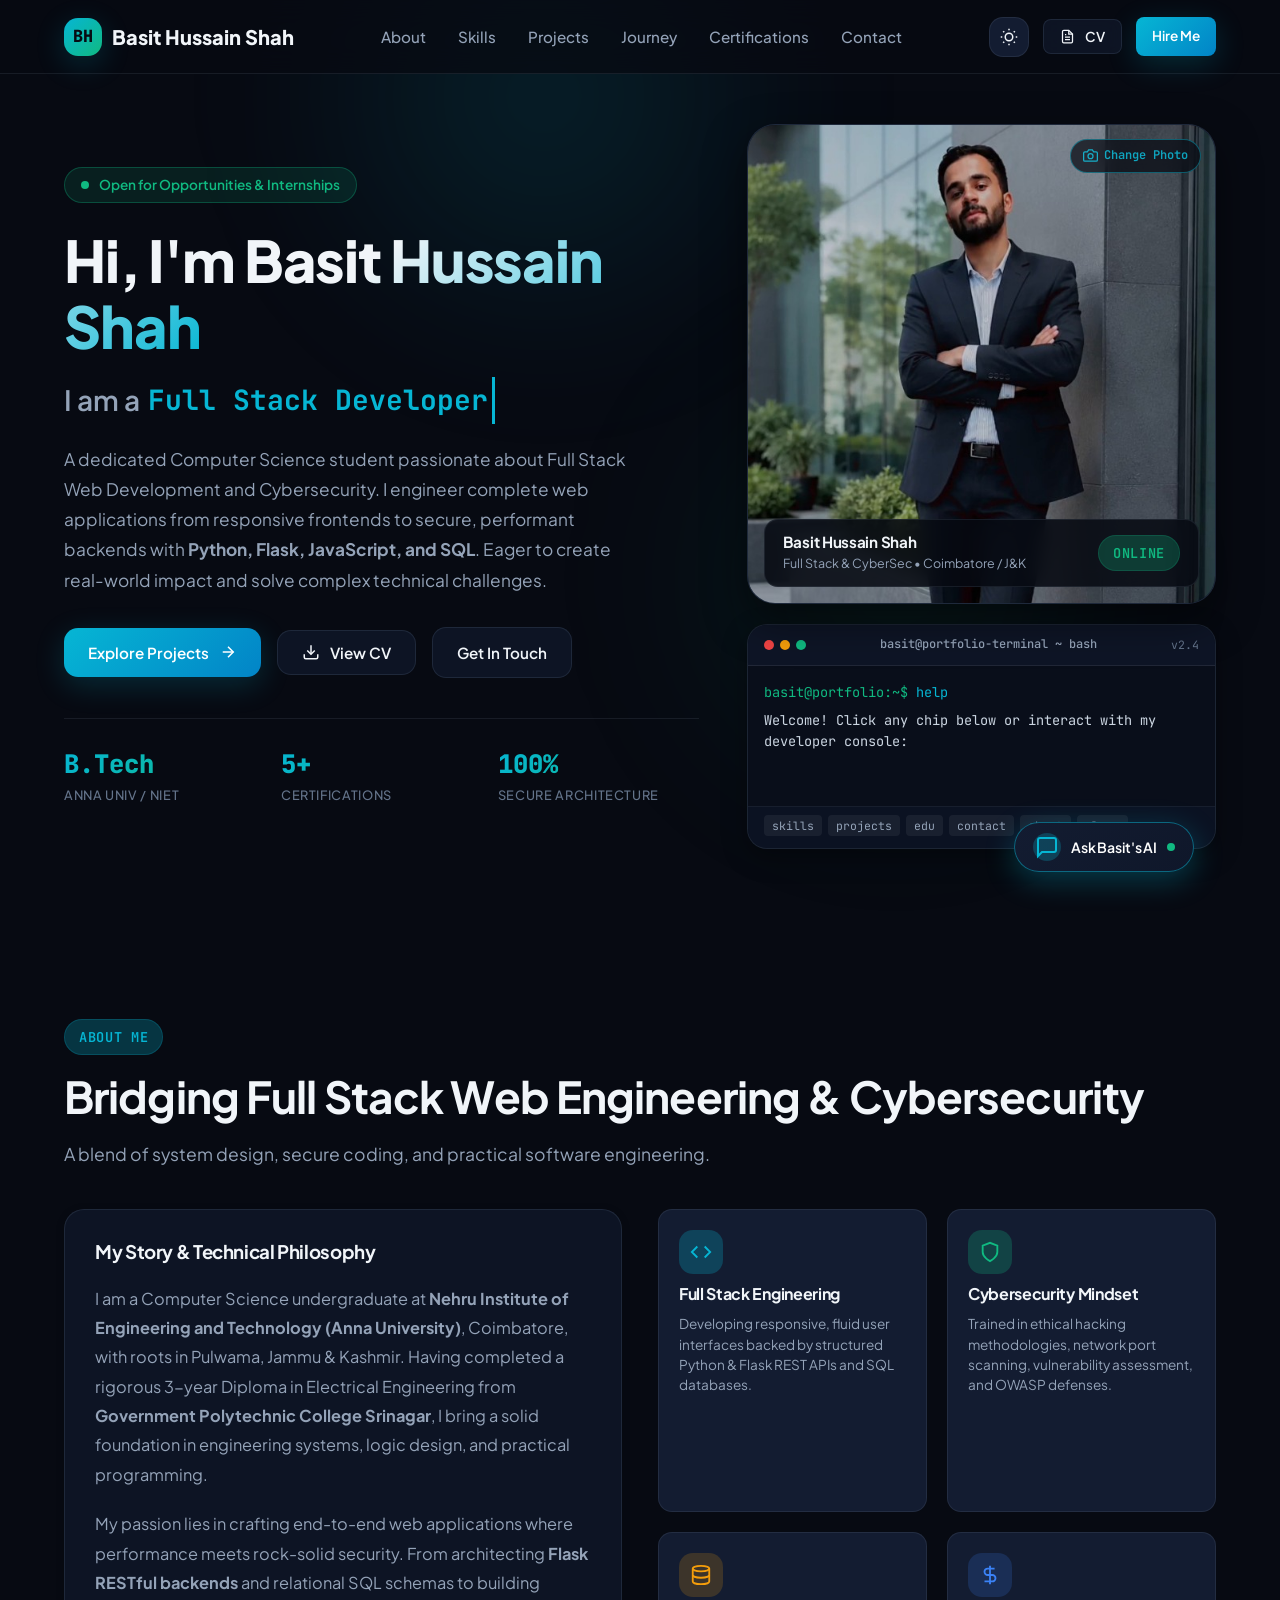
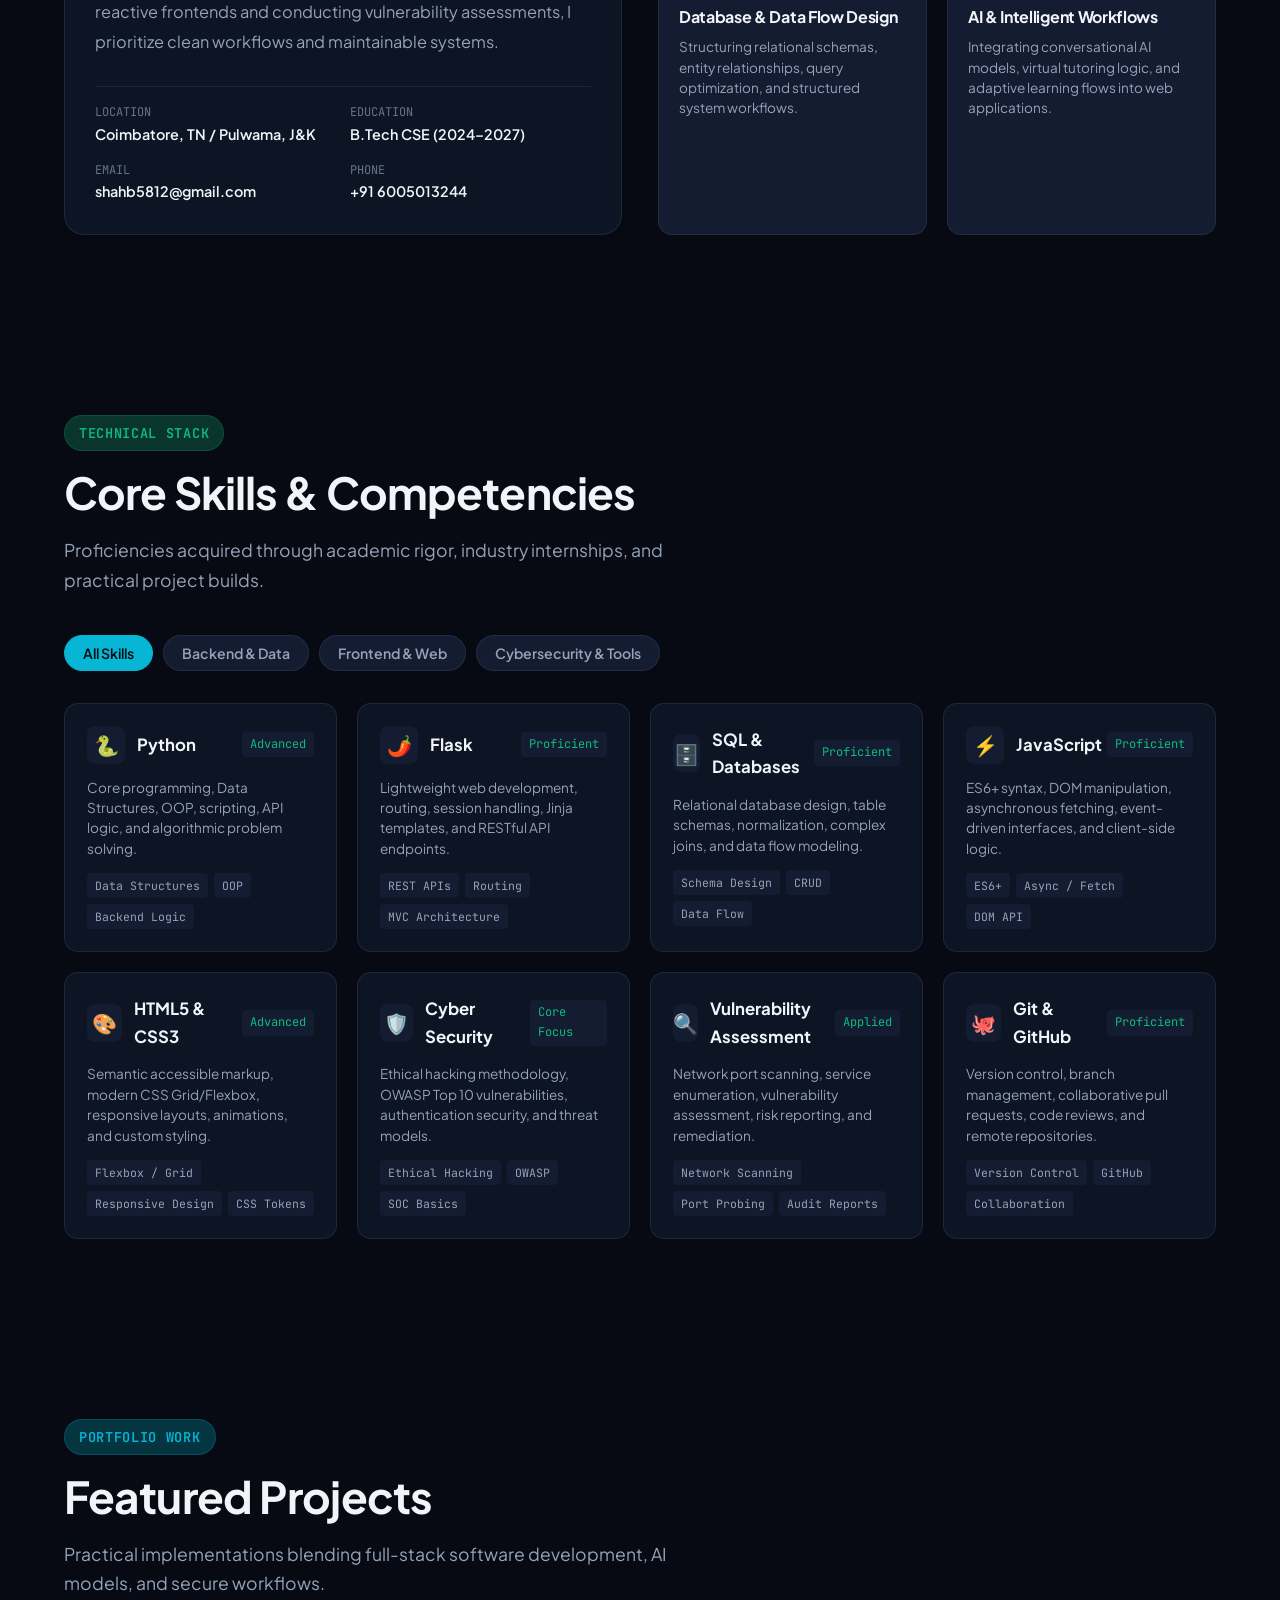
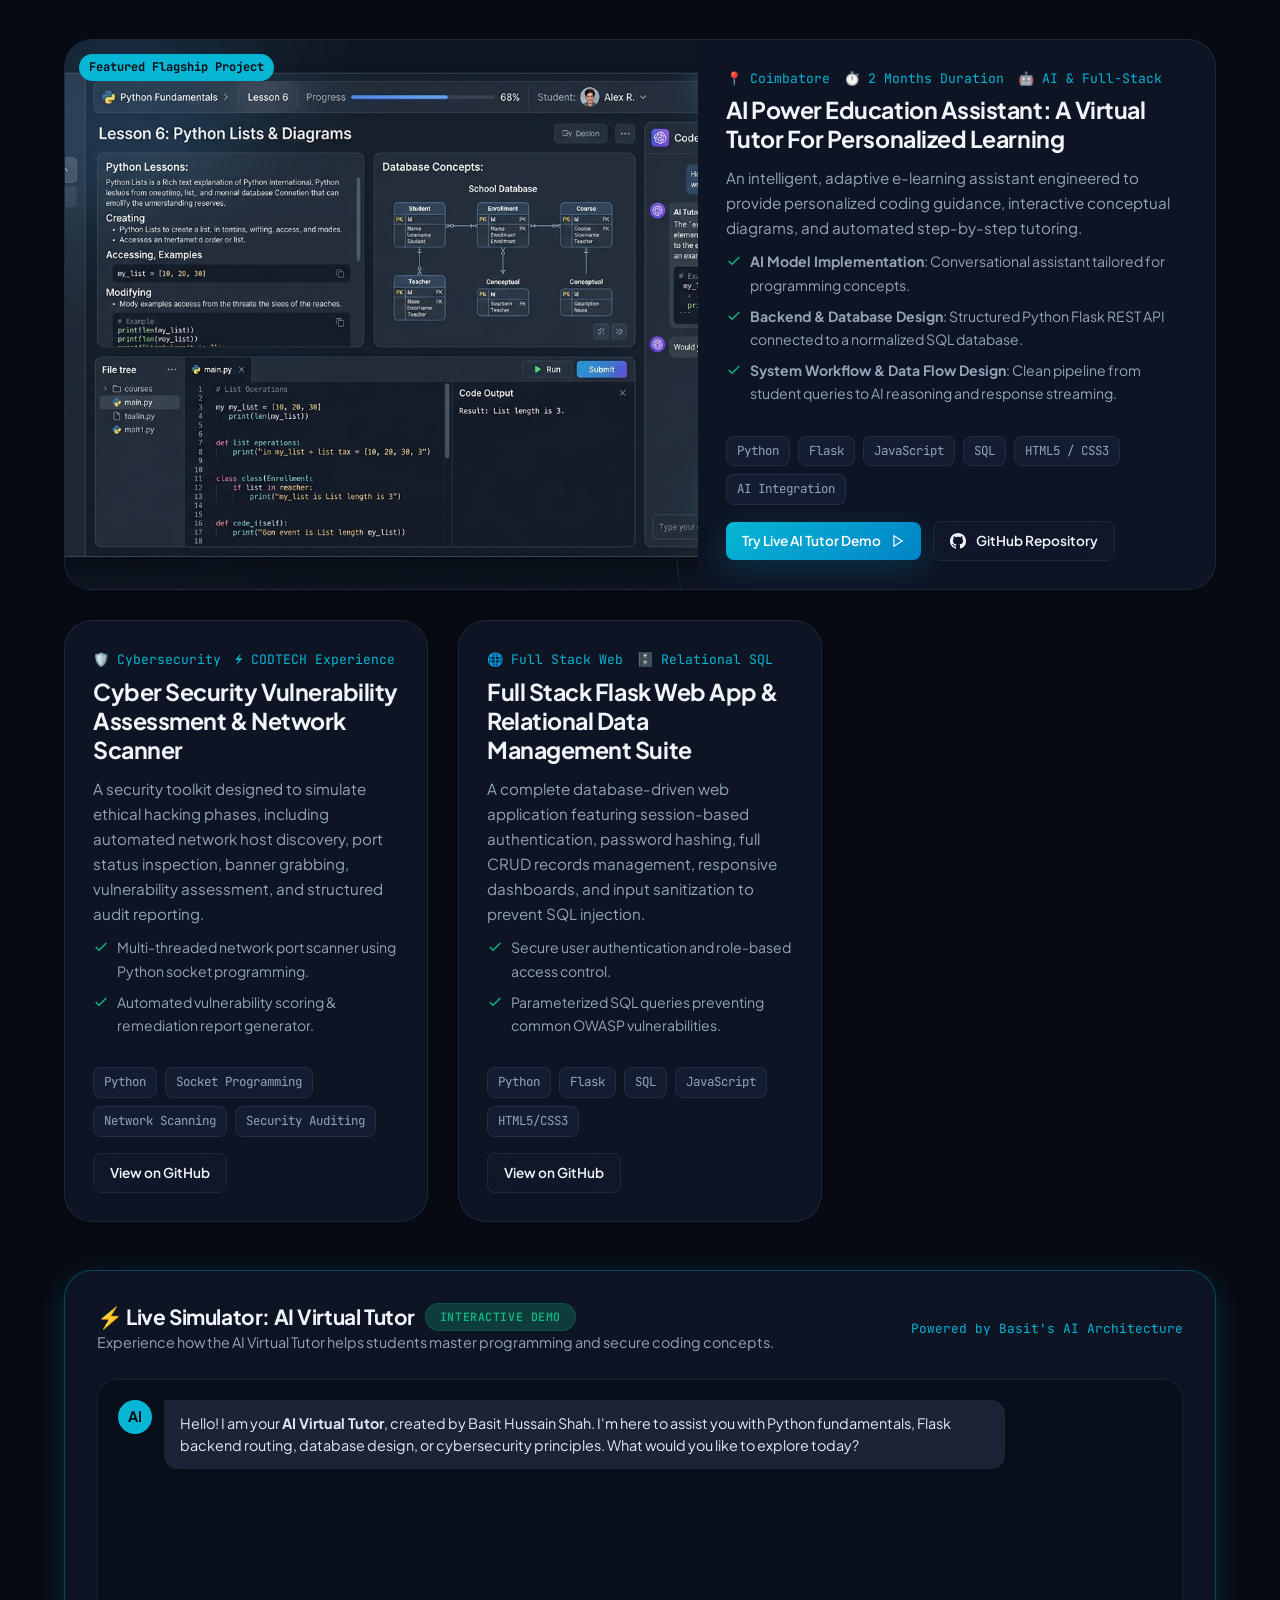
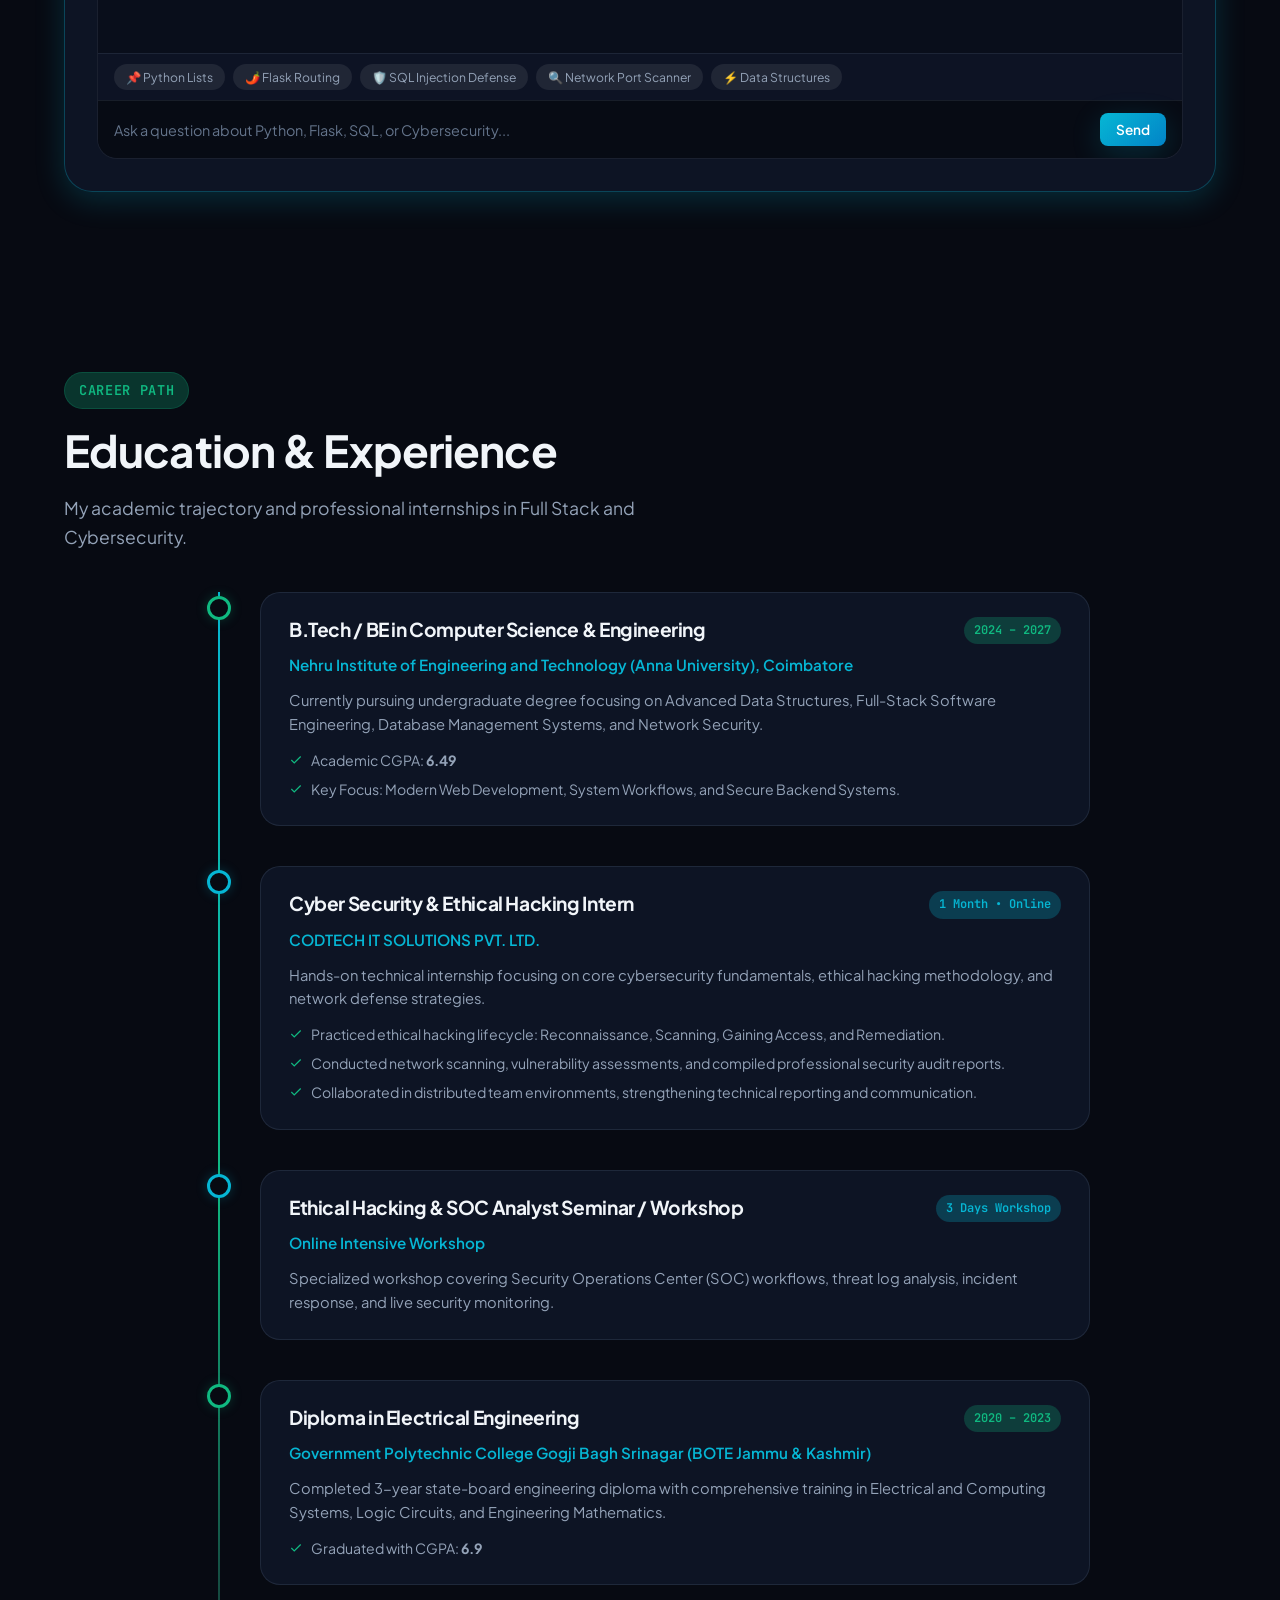
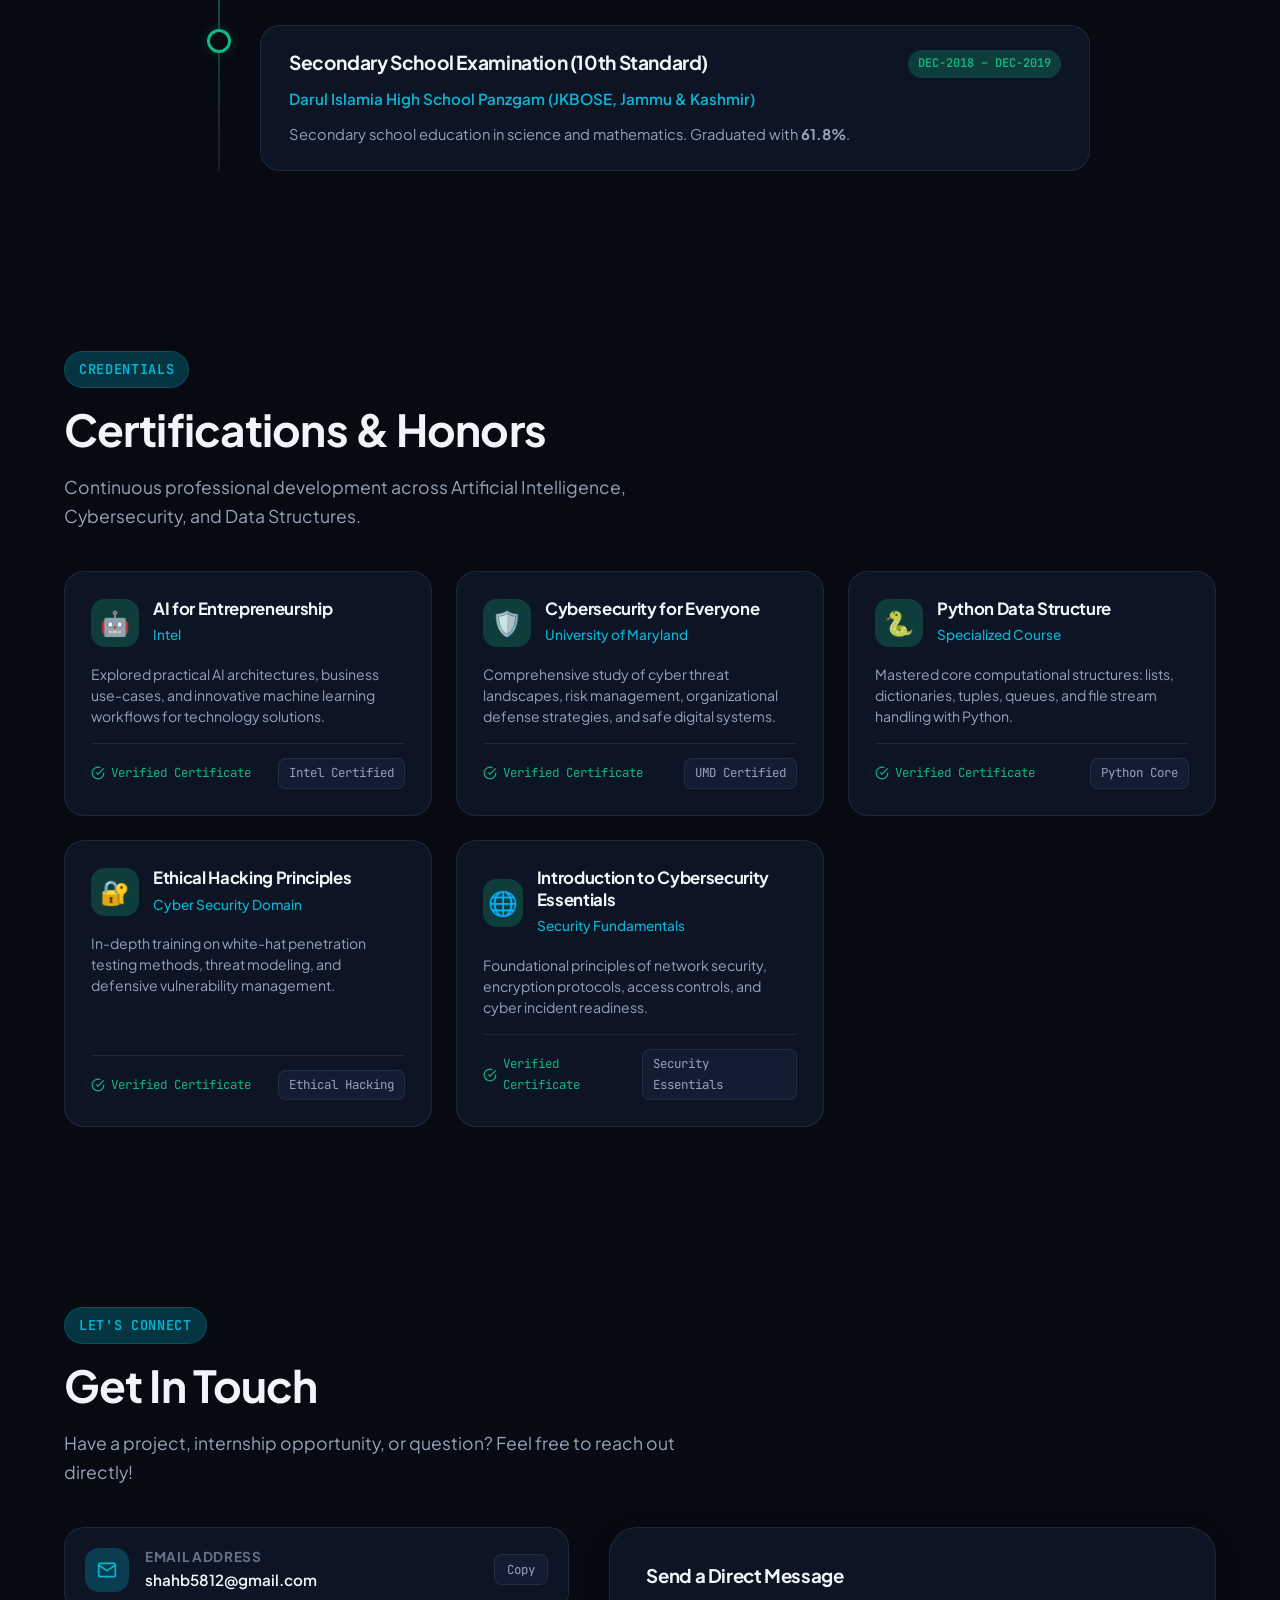
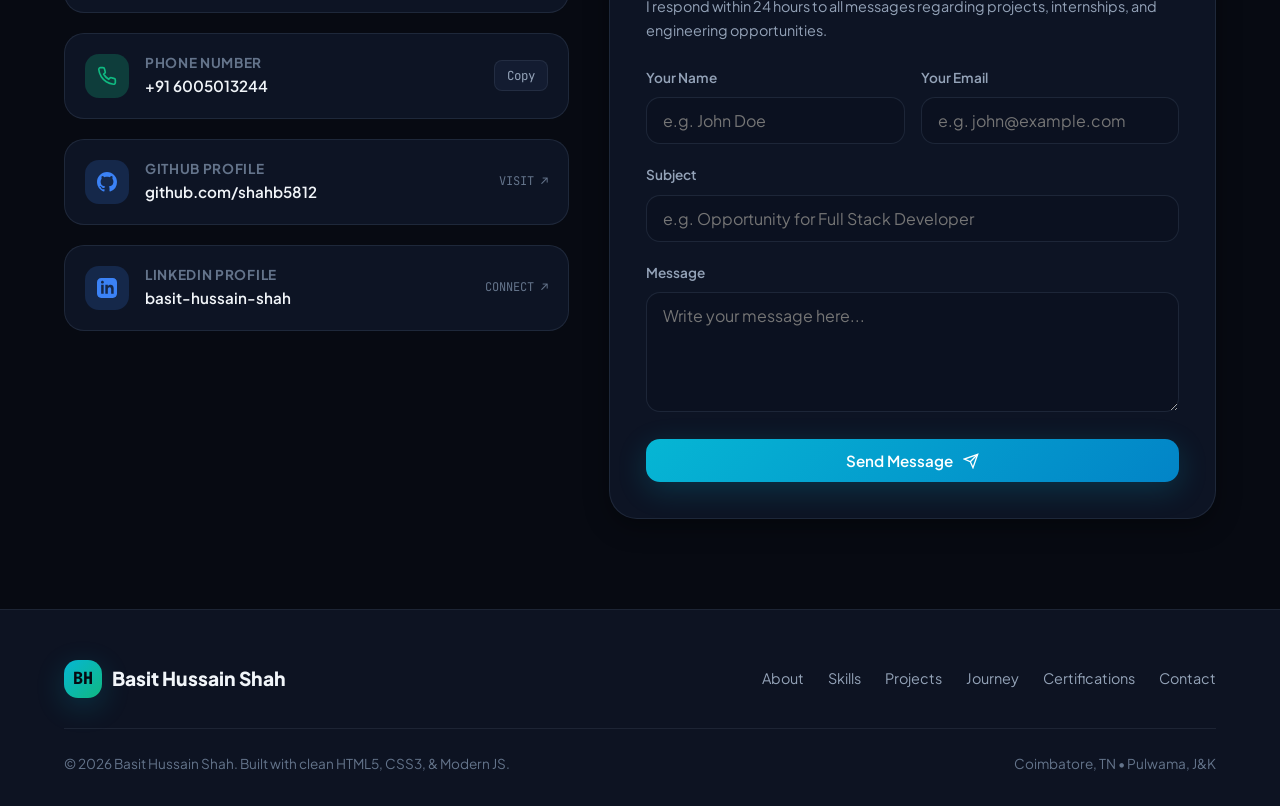
<file: index.html>
<!DOCTYPE html>
<html lang="en" data-theme="dark">
<head>
  <meta charset="UTF-8">
  <meta name="viewport" content="width=device-width, initial-scale=1.0">
  
  <!-- SEO & Social Meta Tags -->
  <title>Basit Hussain Shah | Full Stack Developer & Cybersecurity Enthusiast</title>
  <meta name="description" content="Portfolio of Basit Hussain Shah - Full Stack Developer specializing in Python, Flask, JavaScript, SQL, and Cybersecurity based in Coimbatore / Jammu & Kashmir.">
  <meta name="keywords" content="Basit Hussain Shah, Full Stack Developer, Python Developer, Flask Developer, Cybersecurity, Ethical Hacking, Portfolio, Anna University">
  <meta name="author" content="Basit Hussain Shah">
  
  <!-- Open Graph / Social Sharing -->
  <meta property="og:title" content="Basit Hussain Shah | Full Stack Developer & Cybersecurity Enthusiast">
  <meta property="og:description" content="Explore full-stack web applications, AI personalized tutor systems, and cybersecurity tools built by Basit Hussain Shah.">
  <meta property="og:type" content="website">
  <meta property="og:image" content="assets/images/avatar.jpg">

  <!-- Favicon -->
  <link rel="icon" type="image/svg+xml" href="data:image/svg+xml,<svg xmlns='http://www.w3.org/2000/svg' viewBox='0 0 24 24' fill='%2306b6d4'><text y='18' font-size='18' font-weight='bold' font-family='sans-serif'>B</text></svg>">

  <!-- Stylesheet -->
  <link rel="stylesheet" href="css/style.css">

  <!-- Structured Data / JSON-LD -->
  <script type="application/ld+json">
  {
    "@context": "https://schema.org",
    "@type": "Person",
    "name": "Basit Hussain Shah",
    "jobTitle": "Full Stack Developer & Cybersecurity Enthusiast",
    "email": "shahb5812@gmail.com",
    "telephone": "+916005013244",
    "url": "https://github.com/shahb5812",
    "sameAs": [
      "https://github.com/shahb5812",
      "https://www.linkedin.com/in/basit-hussain-shah-a06b88405/"
    ],
    "alumniOf": [
      {
        "@type": "CollegeOrUniversity",
        "name": "Nehru Institute of Engineering and Technology (Anna University)"
      },
      {
        "@type": "EducationalOrganization",
        "name": "Government Polytechnic College Gogji Bagh Srinagar"
      }
    ],
    "knowsAbout": ["Python", "Flask", "JavaScript", "HTML5", "CSS3", "SQL", "Cybersecurity", "Ethical Hacking", "Network Scanning"]
  }
  </script>
</head>
<body>

  <!-- ==================== HEADER & NAVBAR ==================== -->
  <header class="header" id="header">
    <div class="container nav-container">
      <a href="#home" class="logo" aria-label="Basit Hussain Shah Portfolio Home">
        <span class="logo-badge">BH</span>
        <span>Basit Hussain Shah</span>
      </a>

      <nav class="nav-menu" id="navMenu" aria-label="Primary Navigation">
        <a href="#about" class="nav-link">About</a>
        <a href="#skills" class="nav-link">Skills</a>
        <a href="#projects" class="nav-link">Projects</a>
        <a href="#timeline" class="nav-link">Journey</a>
        <a href="#certifications" class="nav-link">Certifications</a>
        <a href="#contact" class="nav-link">Contact</a>
      </nav>

      <div class="nav-actions">
        <button class="theme-toggle" id="themeToggle" title="Toggle Theme" aria-label="Toggle light/dark theme">
          <!-- Icon injected by JS -->
        </button>
        <button class="btn btn-secondary btn-sm open-cv-modal" id="navCvBtn">
          <svg width="15" height="15" fill="none" stroke="currentColor" viewBox="0 0 24 24" stroke-width="2">
            <path d="M14 2H6a2 2 0 0 0-2 2v16a2 2 0 0 0 2 2h12a2 2 0 0 0 2-2V8z"></path>
            <polyline points="14 2 14 8 20 8"></polyline>
            <line x1="16" y1="13" x2="8" y2="13"></line>
            <line x1="16" y1="17" x2="8" y2="17"></line>
            <polyline points="10 9 9 9 8 9"></polyline>
          </svg>
          <span>CV</span>
        </button>
        <a href="#contact" class="btn btn-primary btn-sm">Hire Me</a>
        <button class="mobile-toggle" id="mobileToggle" aria-label="Toggle mobile menu">
          <span></span>
          <span></span>
          <span></span>
        </button>
      </div>
    </div>
  </header>

  <!-- ==================== HERO SECTION ==================== -->
  <section class="hero" id="home">
    <div class="container hero-grid">
      <div class="hero-content">
        <div class="availability-pill">
          <span class="pulse-dot"></span>
          <span>Open for Opportunities & Internships</span>
        </div>

        <h1 class="hero-title">
          Hi, I'm <span class="text-gradient">Basit Hussain Shah</span>
        </h1>

        <div class="hero-role-wrapper">
          <span>I am a</span>
          <span class="typewriter-text" id="typewriter"></span>
        </div>

        <p class="hero-description">
          A dedicated Computer Science student passionate about Full Stack Web Development and Cybersecurity. 
          I engineer complete web applications from responsive frontends to secure, performant backends with 
          <strong>Python, Flask, JavaScript, and SQL</strong>. Eager to create real-world impact and solve complex technical challenges.
        </p>

        <div class="hero-buttons">
          <a href="#projects" class="btn btn-primary">
            <span>Explore Projects</span>
            <svg width="18" height="18" fill="none" stroke="currentColor" viewBox="0 0 24 24" stroke-width="2">
              <line x1="5" y1="12" x2="19" y2="12"></line>
              <polyline points="12 5 19 12 12 19"></polyline>
            </svg>
          </a>
          <button class="btn btn-secondary open-cv-modal">
            <svg width="18" height="18" fill="none" stroke="currentColor" viewBox="0 0 24 24" stroke-width="2">
              <path d="M21 15v4a2 2 0 0 1-2 2H5a2 2 0 0 1-2-2v-4"></path>
              <polyline points="7 10 12 15 17 10"></polyline>
              <line x1="12" y1="15" x2="12" y2="3"></line>
            </svg>
            <span>View CV</span>
          </button>
          <a href="#contact" class="btn btn-secondary">Get In Touch</a>
        </div>

        <div class="hero-metrics">
          <div class="metric-item">
            <span class="metric-number text-gradient-cyan-emerald">B.Tech</span>
            <span class="metric-label">Anna Univ / NIET</span>
          </div>
          <div class="metric-item">
            <span class="metric-number text-gradient-cyan-emerald">5+</span>
            <span class="metric-label">Certifications</span>
          </div>
          <div class="metric-item">
            <span class="metric-number text-gradient-cyan-emerald">100%</span>
            <span class="metric-label">Secure Architecture</span>
          </div>
        </div>
      </div>

      <!-- Hero Visual & Live Terminal -->
      <div class="hero-visual">
        <div class="avatar-card" id="avatarCard">
          <img src="assets/images/avatar.jpg" alt="Basit Hussain Shah - Full Stack Developer Avatar" id="heroAvatarImg" loading="eager">
          <label for="photoUploadInput" class="avatar-change-btn" title="Click to upload your own photo" aria-label="Upload your custom photo">
            <svg width="15" height="15" fill="none" stroke="currentColor" viewBox="0 0 24 24" stroke-width="2">
              <path d="M23 19a2 2 0 0 1-2 2H3a2 2 0 0 1-2-2V8a2 2 0 0 1 2-2h4l2-3h6l2 3h4a2 2 0 0 1 2 2z"></path>
              <circle cx="12" cy="13" r="4"></circle>
            </svg>
            <span>Change Photo</span>
          </label>
          <input type="file" id="photoUploadInput" accept="image/*" style="display: none;">
          <div class="avatar-overlay-badge">
            <div class="avatar-info">
              <h4>Basit Hussain Shah</h4>
              <p>Full Stack & CyberSec • Coimbatore / J&K</p>
            </div>
            <span class="section-tag green" style="margin-bottom: 0;">Online</span>
          </div>
        </div>

        <!-- Interactive Terminal Simulator -->
        <div class="terminal-window">
          <div class="terminal-header">
            <div class="terminal-dots">
              <span></span><span></span><span></span>
            </div>
            <span class="terminal-title">basit@portfolio-terminal ~ bash</span>
            <span style="font-size: 0.72rem; color: #64748b;">v2.4</span>
          </div>
          <div class="terminal-body" id="terminalBody">
            <div class="terminal-line"><span class="prompt">basit@portfolio:~$</span> <span class="command">help</span></div>
            <div class="terminal-line"><span class="output">Welcome! Click any chip below or interact with my developer console:</span></div>
          </div>
          <div class="terminal-quick-chips">
            <button class="chip-btn" data-cmd="skills">skills</button>
            <button class="chip-btn" data-cmd="projects">projects</button>
            <button class="chip-btn" data-cmd="edu">edu</button>
            <button class="chip-cmd chip-btn" data-cmd="contact">contact</button>
            <button class="chip-btn" data-cmd="about">about</button>
            <button class="chip-btn" data-cmd="clear">clear</button>
          </div>
        </div>
      </div>
    </div>
  </section>

  <!-- ==================== ABOUT SECTION ==================== -->
  <section class="about" id="about">
    <div class="container">
      <span class="section-tag">About Me</span>
      <h2 class="section-title">Bridging Full Stack Web Engineering & Cybersecurity</h2>
      <p class="section-subtitle">A blend of system design, secure coding, and practical software engineering.</p>

      <div class="about-grid">
        <div class="card about-text-card">
          <h3>My Story & Technical Philosophy</h3>
          <p>
            I am a Computer Science undergraduate at <strong>Nehru Institute of Engineering and Technology (Anna University)</strong>, 
            Coimbatore, with roots in Pulwama, Jammu & Kashmir. Having completed a rigorous 3-year Diploma in Electrical Engineering from 
            <strong>Government Polytechnic College Srinagar</strong>, I bring a solid foundation in engineering systems, logic design, and practical programming.
          </p>
          <p>
            My passion lies in crafting end-to-end web applications where performance meets rock-solid security. From architecting 
            <strong>Flask RESTful backends</strong> and relational SQL schemas to building reactive frontends and conducting vulnerability assessments, 
            I prioritize clean workflows and maintainable systems.
          </p>

          <div class="personal-details-grid">
            <div class="detail-item">
              <span class="detail-key">Location</span>
              <span class="detail-val">Coimbatore, TN / Pulwama, J&K</span>
            </div>
            <div class="detail-item">
              <span class="detail-key">Education</span>
              <span class="detail-val">B.Tech CSE (2024–2027)</span>
            </div>
            <div class="detail-item">
              <span class="detail-key">Email</span>
              <span class="detail-val">shahb5812@gmail.com</span>
            </div>
            <div class="detail-item">
              <span class="detail-key">Phone</span>
              <span class="detail-val">+91 6005013244</span>
            </div>
          </div>
        </div>

        <div class="about-highlights-grid">
          <div class="highlight-box">
            <div class="highlight-icon">
              <svg width="22" height="22" fill="none" stroke="currentColor" viewBox="0 0 24 24" stroke-width="2">
                <polyline points="16 18 22 12 16 6"></polyline>
                <polyline points="8 6 2 12 8 18"></polyline>
              </svg>
            </div>
            <h4>Full Stack Engineering</h4>
            <p>Developing responsive, fluid user interfaces backed by structured Python & Flask REST APIs and SQL databases.</p>
          </div>

          <div class="highlight-box">
            <div class="highlight-icon emerald">
              <svg width="22" height="22" fill="none" stroke="currentColor" viewBox="0 0 24 24" stroke-width="2">
                <path d="M12 22s8-4 8-10V5l-8-3-8 3v7c0 6 8 10 8 10z"></path>
              </svg>
            </div>
            <h4>Cybersecurity Mindset</h4>
            <p>Trained in ethical hacking methodologies, network port scanning, vulnerability assessment, and OWASP defenses.</p>
          </div>

          <div class="highlight-box">
            <div class="highlight-icon amber">
              <svg width="22" height="22" fill="none" stroke="currentColor" viewBox="0 0 24 24" stroke-width="2">
                <ellipse cx="12" cy="5" rx="9" ry="3"></ellipse>
                <path d="M21 12c0 1.66-4 3-9 3s-9-1.34-9-3"></path>
                <path d="M3 5v14c0 1.66 4 3 9 3s9-1.34 9-3V5"></path>
              </svg>
            </div>
            <h4>Database & Data Flow Design</h4>
            <p>Structuring relational schemas, entity relationships, query optimization, and structured system workflows.</p>
          </div>

          <div class="highlight-box">
            <div class="highlight-icon blue">
              <svg width="22" height="22" fill="none" stroke="currentColor" viewBox="0 0 24 24" stroke-width="2">
                <path d="M12 2v20M17 5H9.5a3.5 3.5 0 0 0 0 7h5a3.5 3.5 0 0 1 0 7H6"></path>
              </svg>
            </div>
            <h4>AI & Intelligent Workflows</h4>
            <p>Integrating conversational AI models, virtual tutoring logic, and adaptive learning flows into web applications.</p>
          </div>
        </div>
      </div>
    </div>
  </section>

  <!-- ==================== SKILLS MATRIX ==================== -->
  <section class="skills" id="skills">
    <div class="container">
      <span class="section-tag green">Technical Stack</span>
      <h2 class="section-title">Core Skills & Competencies</h2>
      <p class="section-subtitle">Proficiencies acquired through academic rigor, industry internships, and practical project builds.</p>

      <div class="skills-filter">
        <button class="filter-btn active" data-filter="all">All Skills</button>
        <button class="filter-btn" data-filter="backend">Backend & Data</button>
        <button class="filter-btn" data-filter="frontend">Frontend & Web</button>
        <button class="filter-btn" data-filter="security">Cybersecurity & Tools</button>
      </div>

      <div class="skills-grid">
        <!-- Python -->
        <div class="skill-card" data-category="backend">
          <div class="skill-top">
            <div class="skill-icon-name">
              <div class="skill-icon">🐍</div>
              <span class="skill-name">Python</span>
            </div>
            <span class="skill-level-badge">Advanced</span>
          </div>
          <p class="skill-desc">Core programming, Data Structures, OOP, scripting, API logic, and algorithmic problem solving.</p>
          <div class="skill-tags">
            <span class="skill-tag">Data Structures</span>
            <span class="skill-tag">OOP</span>
            <span class="skill-tag">Backend Logic</span>
          </div>
        </div>

        <!-- Flask -->
        <div class="skill-card" data-category="backend">
          <div class="skill-top">
            <div class="skill-icon-name">
              <div class="skill-icon">🌶️</div>
              <span class="skill-name">Flask</span>
            </div>
            <span class="skill-level-badge">Proficient</span>
          </div>
          <p class="skill-desc">Lightweight web development, routing, session handling, Jinja templates, and RESTful API endpoints.</p>
          <div class="skill-tags">
            <span class="skill-tag">REST APIs</span>
            <span class="skill-tag">Routing</span>
            <span class="skill-tag">MVC Architecture</span>
          </div>
        </div>

        <!-- SQL & Relational Databases -->
        <div class="skill-card" data-category="backend">
          <div class="skill-top">
            <div class="skill-icon-name">
              <div class="skill-icon">🗄️</div>
              <span class="skill-name">SQL & Databases</span>
            </div>
            <span class="skill-level-badge">Proficient</span>
          </div>
          <p class="skill-desc">Relational database design, table schemas, normalization, complex joins, and data flow modeling.</p>
          <div class="skill-tags">
            <span class="skill-tag">Schema Design</span>
            <span class="skill-tag">CRUD</span>
            <span class="skill-tag">Data Flow</span>
          </div>
        </div>

        <!-- JavaScript -->
        <div class="skill-card" data-category="frontend">
          <div class="skill-top">
            <div class="skill-icon-name">
              <div class="skill-icon">⚡</div>
              <span class="skill-name">JavaScript</span>
            </div>
            <span class="skill-level-badge">Proficient</span>
          </div>
          <p class="skill-desc">ES6+ syntax, DOM manipulation, asynchronous fetching, event-driven interfaces, and client-side logic.</p>
          <div class="skill-tags">
            <span class="skill-tag">ES6+</span>
            <span class="skill-tag">Async / Fetch</span>
            <span class="skill-tag">DOM API</span>
          </div>
        </div>

        <!-- HTML5 & CSS3 -->
        <div class="skill-card" data-category="frontend">
          <div class="skill-top">
            <div class="skill-icon-name">
              <div class="skill-icon">🎨</div>
              <span class="skill-name">HTML5 & CSS3</span>
            </div>
            <span class="skill-level-badge">Advanced</span>
          </div>
          <p class="skill-desc">Semantic accessible markup, modern CSS Grid/Flexbox, responsive layouts, animations, and custom styling.</p>
          <div class="skill-tags">
            <span class="skill-tag">Flexbox / Grid</span>
            <span class="skill-tag">Responsive Design</span>
            <span class="skill-tag">CSS Tokens</span>
          </div>
        </div>

        <!-- Cybersecurity Fundamentals -->
        <div class="skill-card" data-category="security">
          <div class="skill-top">
            <div class="skill-icon-name">
              <div class="skill-icon">🛡️</div>
              <span class="skill-name">Cyber Security</span>
            </div>
            <span class="skill-level-badge">Core Focus</span>
          </div>
          <p class="skill-desc">Ethical hacking methodology, OWASP Top 10 vulnerabilities, authentication security, and threat models.</p>
          <div class="skill-tags">
            <span class="skill-tag">Ethical Hacking</span>
            <span class="skill-tag">OWASP</span>
            <span class="skill-tag">SOC Basics</span>
          </div>
        </div>

        <!-- Network Scanning & Vulnerability Assessment -->
        <div class="skill-card" data-category="security">
          <div class="skill-top">
            <div class="skill-icon-name">
              <div class="skill-icon">🔍</div>
              <span class="skill-name">Vulnerability Assessment</span>
            </div>
            <span class="skill-level-badge">Applied</span>
          </div>
          <p class="skill-desc">Network port scanning, service enumeration, vulnerability assessment, risk reporting, and remediation.</p>
          <div class="skill-tags">
            <span class="skill-tag">Network Scanning</span>
            <span class="skill-tag">Port Probing</span>
            <span class="skill-tag">Audit Reports</span>
          </div>
        </div>

        <!-- Git & Version Control -->
        <div class="skill-card" data-category="security">
          <div class="skill-top">
            <div class="skill-icon-name">
              <div class="skill-icon">🐙</div>
              <span class="skill-name">Git & GitHub</span>
            </div>
            <span class="skill-level-badge">Proficient</span>
          </div>
          <p class="skill-desc">Version control, branch management, collaborative pull requests, code reviews, and remote repositories.</p>
          <div class="skill-tags">
            <span class="skill-tag">Version Control</span>
            <span class="skill-tag">GitHub</span>
            <span class="skill-tag">Collaboration</span>
          </div>
        </div>
      </div>
    </div>
  </section>

  <!-- ==================== PROJECTS SECTION ==================== -->
  <section class="projects" id="projects">
    <div class="container">
      <span class="section-tag">Portfolio Work</span>
      <h2 class="section-title">Featured Projects</h2>
      <p class="section-subtitle">Practical implementations blending full-stack software development, AI models, and secure workflows.</p>

      <div class="projects-grid">
        <!-- Featured Project: AI Power Education Assistant -->
        <div class="project-card featured">
          <div class="project-img-wrapper">
            <img src="assets/images/ai-tutor.jpg" alt="AI Powered Education Assistant: Virtual Tutor for Personalized Learning">
            <span class="project-featured-badge">Featured Flagship Project</span>
          </div>
          <div class="project-content">
            <div>
              <div class="project-meta">
                <span>📍 Coimbatore</span>
                <span>⏱️ 2 Months Duration</span>
                <span>🤖 AI & Full-Stack</span>
              </div>
              <h3 class="project-title">AI Power Education Assistant: A Virtual Tutor For Personalized Learning</h3>
              <p class="project-desc">
                An intelligent, adaptive e-learning assistant engineered to provide personalized coding guidance, 
                interactive conceptual diagrams, and automated step-by-step tutoring.
              </p>
              
              <div class="project-features-list">
                <div class="project-feature-item">
                  <svg width="16" height="16" fill="none" stroke="currentColor" viewBox="0 0 24 24" stroke-width="2">
                    <polyline points="20 6 9 17 4 12"></polyline>
                  </svg>
                  <span><strong>AI Model Implementation</strong>: Conversational assistant tailored for programming concepts.</span>
                </div>
                <div class="project-feature-item">
                  <svg width="16" height="16" fill="none" stroke="currentColor" viewBox="0 0 24 24" stroke-width="2">
                    <polyline points="20 6 9 17 4 12"></polyline>
                  </svg>
                  <span><strong>Backend & Database Design</strong>: Structured Python Flask REST API connected to a normalized SQL database.</span>
                </div>
                <div class="project-feature-item">
                  <svg width="16" height="16" fill="none" stroke="currentColor" viewBox="0 0 24 24" stroke-width="2">
                    <polyline points="20 6 9 17 4 12"></polyline>
                  </svg>
                  <span><strong>System Workflow & Data Flow Design</strong>: Clean pipeline from student queries to AI reasoning and response streaming.</span>
                </div>
              </div>
            </div>

            <div>
              <div class="project-tech-stack" style="margin-bottom: 16px;">
                <span class="tech-chip">Python</span>
                <span class="tech-chip">Flask</span>
                <span class="tech-chip">JavaScript</span>
                <span class="tech-chip">SQL</span>
                <span class="tech-chip">HTML5 / CSS3</span>
                <span class="tech-chip">AI Integration</span>
              </div>

              <div class="project-actions">
                <a href="#aiTutorDemo" class="btn btn-primary btn-sm">
                  <span>Try Live AI Tutor Demo</span>
                  <svg width="14" height="14" fill="none" stroke="currentColor" viewBox="0 0 24 24" stroke-width="2">
                    <polygon points="5 3 19 12 5 21 5 3"></polygon>
                  </svg>
                </a>
                <a href="https://github.com/shahb5812" target="_blank" rel="noopener noreferrer" class="btn btn-secondary btn-sm">
                  <svg width="16" height="16" fill="currentColor" viewBox="0 0 24 24">
                    <path d="M12 0C5.37 0 0 5.37 0 12c0 5.31 3.435 9.795 8.205 11.385.6.105.825-.255.825-.57 0-.285-.015-1.23-.015-2.235-3.015.555-3.795-.735-4.035-1.41-.135-.345-.72-1.41-1.23-1.695-.42-.225-1.02-.78-.015-.795.945-.015 1.62.87 1.845 1.23 1.08 1.815 2.805 1.305 3.495.99.105-.78.42-1.305.765-1.605-2.67-.3-5.46-1.335-5.46-5.925 0-1.305.465-2.385 1.23-3.225-.12-.3-.54-1.53.12-3.18 0 0 1.005-.315 3.3 1.23.96-.27 1.98-.405 3-.405s2.04.135 3 .405c2.295-1.56 3.3-1.23 3.3-1.23.66 1.65.24 2.88.12 3.18.765.84 1.23 1.905 1.23 3.225 0 4.605-2.805 5.625-5.475 5.925.435.375.81 1.095.81 2.22 0 1.605-.015 2.895-.015 3.3 0 .315.225.69.825.57A12.02 12.02 0 0 0 24 12c0-6.63-5.37-12-12-12z"/>
                  </svg>
                  <span>GitHub Repository</span>
                </a>
              </div>
            </div>
          </div>
        </div>

        <!-- Project 2: CyberSec Network & Vulnerability Assessment -->
        <div class="project-card">
          <div class="project-content">
            <div>
              <div class="project-meta">
                <span>🛡️ Cybersecurity</span>
                <span>⚡ CODTECH Experience</span>
              </div>
              <h3 class="project-title">Cyber Security Vulnerability Assessment & Network Scanner</h3>
              <p class="project-desc">
                A security toolkit designed to simulate ethical hacking phases, including automated network host discovery, 
                port status inspection, banner grabbing, vulnerability assessment, and structured audit reporting.
              </p>

              <div class="project-features-list">
                <div class="project-feature-item">
                  <svg width="16" height="16" fill="none" stroke="currentColor" viewBox="0 0 24 24" stroke-width="2">
                    <polyline points="20 6 9 17 4 12"></polyline>
                  </svg>
                  <span>Multi-threaded network port scanner using Python socket programming.</span>
                </div>
                <div class="project-feature-item">
                  <svg width="16" height="16" fill="none" stroke="currentColor" viewBox="0 0 24 24" stroke-width="2">
                    <polyline points="20 6 9 17 4 12"></polyline>
                  </svg>
                  <span>Automated vulnerability scoring & remediation report generator.</span>
                </div>
              </div>
            </div>

            <div>
              <div class="project-tech-stack" style="margin-bottom: 16px;">
                <span class="tech-chip">Python</span>
                <span class="tech-chip">Socket Programming</span>
                <span class="tech-chip">Network Scanning</span>
                <span class="tech-chip">Security Auditing</span>
              </div>

              <div class="project-actions">
                <a href="https://github.com/shahb5812" target="_blank" rel="noopener noreferrer" class="btn btn-secondary btn-sm">
                  <span>View on GitHub</span>
                </a>
              </div>
            </div>
          </div>
        </div>

        <!-- Project 3: Full Stack Flask CRUD & Data Suite -->
        <div class="project-card">
          <div class="project-content">
            <div>
              <div class="project-meta">
                <span>🌐 Full Stack Web</span>
                <span>🗄️ Relational SQL</span>
              </div>
              <h3 class="project-title">Full Stack Flask Web App & Relational Data Management Suite</h3>
              <p class="project-desc">
                A complete database-driven web application featuring session-based authentication, password hashing, 
                full CRUD records management, responsive dashboards, and input sanitization to prevent SQL injection.
              </p>

              <div class="project-features-list">
                <div class="project-feature-item">
                  <svg width="16" height="16" fill="none" stroke="currentColor" viewBox="0 0 24 24" stroke-width="2">
                    <polyline points="20 6 9 17 4 12"></polyline>
                  </svg>
                  <span>Secure user authentication and role-based access control.</span>
                </div>
                <div class="project-feature-item">
                  <svg width="16" height="16" fill="none" stroke="currentColor" viewBox="0 0 24 24" stroke-width="2">
                    <polyline points="20 6 9 17 4 12"></polyline>
                  </svg>
                  <span>Parameterized SQL queries preventing common OWASP vulnerabilities.</span>
                </div>
              </div>
            </div>

            <div>
              <div class="project-tech-stack" style="margin-bottom: 16px;">
                <span class="tech-chip">Python</span>
                <span class="tech-chip">Flask</span>
                <span class="tech-chip">SQL</span>
                <span class="tech-chip">JavaScript</span>
                <span class="tech-chip">HTML5/CSS3</span>
              </div>

              <div class="project-actions">
                <a href="https://github.com/shahb5812" target="_blank" rel="noopener noreferrer" class="btn btn-secondary btn-sm">
                  <span>View on GitHub</span>
                </a>
              </div>
            </div>
          </div>
        </div>
      </div>

      <!-- ==================== INTERACTIVE AI TUTOR SIMULATOR ==================== -->
      <div class="ai-tutor-sandbox" id="aiTutorDemo">
        <div class="sandbox-header">
          <div class="sandbox-intro">
            <h3>
              <span>⚡ Live Simulator: AI Virtual Tutor</span>
              <span class="section-tag green" style="margin: 0; font-size: 0.72rem;">Interactive Demo</span>
            </h3>
            <p>Experience how the AI Virtual Tutor helps students master programming and secure coding concepts.</p>
          </div>
          <span style="font-family: var(--font-mono); font-size: 0.8rem; color: var(--accent-cyan);">Powered by Basit's AI Architecture</span>
        </div>

        <div class="sandbox-chat-container">
          <div class="chat-messages" id="chatMessages">
            <div class="chat-msg bot">
              <div class="chat-avatar">AI</div>
              <div class="chat-bubble">
                Hello! I am your <strong>AI Virtual Tutor</strong>, created by Basit Hussain Shah. 
                I'm here to assist you with Python fundamentals, Flask backend routing, database design, or cybersecurity principles. 
                What would you like to explore today?
              </div>
            </div>
          </div>

          <div class="sandbox-quick-prompts">
            <button class="quick-prompt-btn" data-prompt="How do Python lists work?">📌 Python Lists</button>
            <button class="quick-prompt-btn" data-prompt="Explain Flask routing and REST APIs">🌶️ Flask Routing</button>
            <button class="quick-prompt-btn" data-prompt="What is SQL injection and how to prevent it?">🛡️ SQL Injection Defense</button>
            <button class="quick-prompt-btn" data-prompt="Show me how a network port scanner works in Python">🔍 Network Port Scanner</button>
            <button class="quick-prompt-btn" data-prompt="Explain core data structures">⚡ Data Structures</button>
          </div>

          <form class="sandbox-input-form" id="chatForm">
            <input type="text" id="chatInput" placeholder="Ask a question about Python, Flask, SQL, or Cybersecurity..." autocomplete="off">
            <button type="submit" class="btn btn-primary btn-sm">Send</button>
          </form>
        </div>
      </div>
    </div>
  </section>

  <!-- ==================== EXPERIENCE & EDUCATION TIMELINE ==================== -->
  <section class="timeline-section" id="timeline">
    <div class="container">
      <span class="section-tag green">Career Path</span>
      <h2 class="section-title">Education & Experience</h2>
      <p class="section-subtitle">My academic trajectory and professional internships in Full Stack and Cybersecurity.</p>

      <div class="timeline-container">
        <!-- B.Tech -->
        <div class="timeline-item education">
          <div class="timeline-dot"></div>
          <div class="timeline-content">
            <div class="timeline-header">
              <h3 class="timeline-title">B.Tech / BE in Computer Science & Engineering</h3>
              <span class="timeline-badge green">2024 – 2027</span>
            </div>
            <div class="timeline-institution">Nehru Institute of Engineering and Technology (Anna University), Coimbatore</div>
            <p class="timeline-desc">
              Currently pursuing undergraduate degree focusing on Advanced Data Structures, Full-Stack Software Engineering, 
              Database Management Systems, and Network Security.
            </p>
            <div class="timeline-bullets">
              <div class="timeline-bullet-item">
                <svg width="14" height="14" fill="none" stroke="currentColor" viewBox="0 0 24 24" stroke-width="2">
                  <polyline points="20 6 9 17 4 12"></polyline>
                </svg>
                <span>Academic CGPA: <strong>6.49</strong></span>
              </div>
              <div class="timeline-bullet-item">
                <svg width="14" height="14" fill="none" stroke="currentColor" viewBox="0 0 24 24" stroke-width="2">
                  <polyline points="20 6 9 17 4 12"></polyline>
                </svg>
                <span>Key Focus: Modern Web Development, System Workflows, and Secure Backend Systems.</span>
              </div>
            </div>
          </div>
        </div>

        <!-- Cyber Security Internship -->
        <div class="timeline-item">
          <div class="timeline-dot"></div>
          <div class="timeline-content">
            <div class="timeline-header">
              <h3 class="timeline-title">Cyber Security & Ethical Hacking Intern</h3>
              <span class="timeline-badge">1 Month • Online</span>
            </div>
            <div class="timeline-institution">CODTECH IT SOLUTIONS PVT. LTD.</div>
            <p class="timeline-desc">
              Hands-on technical internship focusing on core cybersecurity fundamentals, ethical hacking methodology, and network defense strategies.
            </p>
            <div class="timeline-bullets">
              <div class="timeline-bullet-item">
                <svg width="14" height="14" fill="none" stroke="currentColor" viewBox="0 0 24 24" stroke-width="2">
                  <polyline points="20 6 9 17 4 12"></polyline>
                </svg>
                <span>Practiced ethical hacking lifecycle: Reconnaissance, Scanning, Gaining Access, and Remediation.</span>
              </div>
              <div class="timeline-bullet-item">
                <svg width="14" height="14" fill="none" stroke="currentColor" viewBox="0 0 24 24" stroke-width="2">
                  <polyline points="20 6 9 17 4 12"></polyline>
                </svg>
                <span>Conducted network scanning, vulnerability assessments, and compiled professional security audit reports.</span>
              </div>
              <div class="timeline-bullet-item">
                <svg width="14" height="14" fill="none" stroke="currentColor" viewBox="0 0 24 24" stroke-width="2">
                  <polyline points="20 6 9 17 4 12"></polyline>
                </svg>
                <span>Collaborated in distributed team environments, strengthening technical reporting and communication.</span>
              </div>
            </div>
          </div>
        </div>

        <!-- SOC Analyst Seminar -->
        <div class="timeline-item">
          <div class="timeline-dot"></div>
          <div class="timeline-content">
            <div class="timeline-header">
              <h3 class="timeline-title">Ethical Hacking & SOC Analyst Seminar / Workshop</h3>
              <span class="timeline-badge">3 Days Workshop</span>
            </div>
            <div class="timeline-institution">Online Intensive Workshop</div>
            <p class="timeline-desc">
              Specialized workshop covering Security Operations Center (SOC) workflows, threat log analysis, incident response, and live security monitoring.
            </p>
          </div>
        </div>

        <!-- Diploma in Engineering -->
        <div class="timeline-item education">
          <div class="timeline-dot"></div>
          <div class="timeline-content">
            <div class="timeline-header">
              <h3 class="timeline-title">Diploma in Electrical Engineering</h3>
              <span class="timeline-badge green">2020 – 2023</span>
            </div>
            <div class="timeline-institution">Government Polytechnic College Gogji Bagh Srinagar (BOTE Jammu & Kashmir)</div>
            <p class="timeline-desc">
              Completed 3-year state-board engineering diploma with comprehensive training in Electrical and Computing Systems, Logic Circuits, and Engineering Mathematics.
            </p>
            <div class="timeline-bullets">
              <div class="timeline-bullet-item">
                <svg width="14" height="14" fill="none" stroke="currentColor" viewBox="0 0 24 24" stroke-width="2">
                  <polyline points="20 6 9 17 4 12"></polyline>
                </svg>
                <span>Graduated with CGPA: <strong>6.9</strong></span>
              </div>
            </div>
          </div>
        </div>

        <!-- Matriculation -->
        <div class="timeline-item education">
          <div class="timeline-dot"></div>
          <div class="timeline-content">
            <div class="timeline-header">
              <h3 class="timeline-title">Secondary School Examination (10th Standard)</h3>
              <span class="timeline-badge green">DEC-2018 – DEC-2019</span>
            </div>
            <div class="timeline-institution">Darul Islamia High School Panzgam (JKBOSE, Jammu & Kashmir)</div>
            <p class="timeline-desc">
              Secondary school education in science and mathematics. Graduated with <strong>61.8%</strong>.
            </p>
          </div>
        </div>
      </div>
    </div>
  </section>

  <!-- ==================== CERTIFICATIONS SECTION ==================== -->
  <section class="certifications" id="certifications">
    <div class="container">
      <span class="section-tag">Credentials</span>
      <h2 class="section-title">Certifications & Honors</h2>
      <p class="section-subtitle">Continuous professional development across Artificial Intelligence, Cybersecurity, and Data Structures.</p>

      <div class="certs-grid">
        <!-- Cert 1: Intel AI -->
        <div class="cert-card">
          <div class="cert-top">
            <div class="cert-icon">🤖</div>
            <div class="cert-info">
              <h4>AI for Entrepreneurship</h4>
              <span class="cert-issuer">Intel</span>
            </div>
          </div>
          <p class="cert-desc">Explored practical AI architectures, business use-cases, and innovative machine learning workflows for technology solutions.</p>
          <div class="cert-footer">
            <span class="cert-verified">
              <svg width="14" height="14" fill="none" stroke="currentColor" viewBox="0 0 24 24" stroke-width="2">
                <path d="M22 11.08V12a10 10 0 1 1-5.93-9.14"></path>
                <polyline points="22 4 12 14.01 9 11.01"></polyline>
              </svg>
              <span>Verified Certificate</span>
            </span>
            <span class="tech-chip">Intel Certified</span>
          </div>
        </div>

        <!-- Cert 2: Univ of Maryland -->
        <div class="cert-card">
          <div class="cert-top">
            <div class="cert-icon">🛡️</div>
            <div class="cert-info">
              <h4>Cybersecurity for Everyone</h4>
              <span class="cert-issuer">University of Maryland</span>
            </div>
          </div>
          <p class="cert-desc">Comprehensive study of cyber threat landscapes, risk management, organizational defense strategies, and safe digital systems.</p>
          <div class="cert-footer">
            <span class="cert-verified">
              <svg width="14" height="14" fill="none" stroke="currentColor" viewBox="0 0 24 24" stroke-width="2">
                <path d="M22 11.08V12a10 10 0 1 1-5.93-9.14"></path>
                <polyline points="22 4 12 14.01 9 11.01"></polyline>
              </svg>
              <span>Verified Certificate</span>
            </span>
            <span class="tech-chip">UMD Certified</span>
          </div>
        </div>

        <!-- Cert 3: Python Data Structure -->
        <div class="cert-card">
          <div class="cert-top">
            <div class="cert-icon">🐍</div>
            <div class="cert-info">
              <h4>Python Data Structure</h4>
              <span class="cert-issuer">Specialized Course</span>
            </div>
          </div>
          <p class="cert-desc">Mastered core computational structures: lists, dictionaries, tuples, queues, and file stream handling with Python.</p>
          <div class="cert-footer">
            <span class="cert-verified">
              <svg width="14" height="14" fill="none" stroke="currentColor" viewBox="0 0 24 24" stroke-width="2">
                <path d="M22 11.08V12a10 10 0 1 1-5.93-9.14"></path>
                <polyline points="22 4 12 14.01 9 11.01"></polyline>
              </svg>
              <span>Verified Certificate</span>
            </span>
            <span class="tech-chip">Python Core</span>
          </div>
        </div>

        <!-- Cert 4: Ethical Hacking Principles -->
        <div class="cert-card">
          <div class="cert-top">
            <div class="cert-icon">🔐</div>
            <div class="cert-info">
              <h4>Ethical Hacking Principles</h4>
              <span class="cert-issuer">Cyber Security Domain</span>
            </div>
          </div>
          <p class="cert-desc">In-depth training on white-hat penetration testing methods, threat modeling, and defensive vulnerability management.</p>
          <div class="cert-footer">
            <span class="cert-verified">
              <svg width="14" height="14" fill="none" stroke="currentColor" viewBox="0 0 24 24" stroke-width="2">
                <path d="M22 11.08V12a10 10 0 1 1-5.93-9.14"></path>
                <polyline points="22 4 12 14.01 9 11.01"></polyline>
              </svg>
              <span>Verified Certificate</span>
            </span>
            <span class="tech-chip">Ethical Hacking</span>
          </div>
        </div>

        <!-- Cert 5: Intro to Cybersecurity Essentials -->
        <div class="cert-card">
          <div class="cert-top">
            <div class="cert-icon">🌐</div>
            <div class="cert-info">
              <h4>Introduction to Cybersecurity Essentials</h4>
              <span class="cert-issuer">Security Fundamentals</span>
            </div>
          </div>
          <p class="cert-desc">Foundational principles of network security, encryption protocols, access controls, and cyber incident readiness.</p>
          <div class="cert-footer">
            <span class="cert-verified">
              <svg width="14" height="14" fill="none" stroke="currentColor" viewBox="0 0 24 24" stroke-width="2">
                <path d="M22 11.08V12a10 10 0 1 1-5.93-9.14"></path>
                <polyline points="22 4 12 14.01 9 11.01"></polyline>
              </svg>
              <span>Verified Certificate</span>
            </span>
            <span class="tech-chip">Security Essentials</span>
          </div>
        </div>
      </div>
    </div>
  </section>

  <!-- ==================== CONTACT SECTION ==================== -->
  <section class="contact" id="contact">
    <div class="container">
      <span class="section-tag">Let's Connect</span>
      <h2 class="section-title">Get In Touch</h2>
      <p class="section-subtitle">Have a project, internship opportunity, or question? Feel free to reach out directly!</p>

      <div class="contact-grid">
        <div class="contact-info-panel">
          <!-- Email Card -->
          <div class="contact-card-link">
            <div class="contact-card-left">
              <div class="contact-icon">
                <svg width="20" height="20" fill="none" stroke="currentColor" viewBox="0 0 24 24" stroke-width="2">
                  <path d="M4 4h16c1.1 0 2 .9 2 2v12c0 1.1-.9 2-2 2H4c-1.1 0-2-.9-2-2V6c0-1.1.9-2 2-2z"></path>
                  <polyline points="22,6 12,13 2,6"></polyline>
                </svg>
              </div>
              <div class="contact-meta">
                <h5>Email Address</h5>
                <p>shahb5812@gmail.com</p>
              </div>
            </div>
            <button class="copy-btn" data-copy="shahb5812@gmail.com">Copy</button>
          </div>

          <!-- Phone Card -->
          <div class="contact-card-link">
            <div class="contact-card-left">
              <div class="contact-icon emerald">
                <svg width="20" height="20" fill="none" stroke="currentColor" viewBox="0 0 24 24" stroke-width="2">
                  <path d="M22 16.92v3a2 2 0 0 1-2.18 2 19.79 19.79 0 0 1-8.63-3.07 19.5 19.5 0 0 1-6-6 19.79 19.79 0 0 1-3.07-8.67A2 2 0 0 1 4.11 2h3a2 2 0 0 1 2 1.72 12.84 12.84 0 0 0 .7 2.81 2 2 0 0 1-.45 2.11L8.09 9.91a16 16 0 0 0 6 6l1.27-1.27a2 2 0 0 1 2.11-.45 12.84 12.84 0 0 0 2.81.7A2 2 0 0 1 22 16.92z"></path>
                </svg>
              </div>
              <div class="contact-meta">
                <h5>Phone Number</h5>
                <p>+91 6005013244</p>
              </div>
            </div>
            <button class="copy-btn" data-copy="+916005013244">Copy</button>
          </div>

          <!-- GitHub Card -->
          <a href="https://github.com/shahb5812" target="_blank" rel="noopener noreferrer" class="contact-card-link">
            <div class="contact-card-left">
              <div class="contact-icon blue">
                <svg width="20" height="20" fill="currentColor" viewBox="0 0 24 24">
                  <path d="M12 0C5.37 0 0 5.37 0 12c0 5.31 3.435 9.795 8.205 11.385.6.105.825-.255.825-.57 0-.285-.015-1.23-.015-2.235-3.015.555-3.795-.735-4.035-1.41-.135-.345-.72-1.41-1.23-1.695-.42-.225-1.02-.78-.015-.795.945-.015 1.62.87 1.845 1.23 1.08 1.815 2.805 1.305 3.495.99.105-.78.42-1.305.765-1.605-2.67-.3-5.46-1.335-5.46-5.925 0-1.305.465-2.385 1.23-3.225-.12-.3-.54-1.53.12-3.18 0 0 1.005-.315 3.3 1.23.96-.27 1.98-.405 3-.405s2.04.135 3 .405c2.295-1.56 3.3-1.23 3.3-1.23.66 1.65.24 2.88.12 3.18.765.84 1.23 1.905 1.23 3.225 0 4.605-2.805 5.625-5.475 5.925.435.375.81 1.095.81 2.22 0 1.605-.015 2.895-.015 3.3 0 .315.225.69.825.57A12.02 12.02 0 0 0 24 12c0-6.63-5.37-12-12-12z"/>
                </svg>
              </div>
              <div class="contact-meta">
                <h5>GitHub Profile</h5>
                <p>github.com/shahb5812</p>
              </div>
            </div>
            <span class="detail-key">Visit ↗</span>
          </a>

          <!-- LinkedIn Card -->
          <a href="https://www.linkedin.com/in/basit-hussain-shah-a06b88405/" target="_blank" rel="noopener noreferrer" class="contact-card-link">
            <div class="contact-card-left">
              <div class="contact-icon blue">
                <svg width="20" height="20" fill="currentColor" viewBox="0 0 24 24">
                  <path d="M19 0h-14c-2.761 0-5 2.239-5 5v14c0 2.761 2.239 5 5 5h14c2.762 0 5-2.239 5-5v-14c0-2.761-2.238-5-5-5zm-11 19h-3v-11h3v11zm-1.5-12.268c-.966 0-1.75-.79-1.75-1.764s.784-1.764 1.75-1.764 1.75.79 1.75 1.764-.783 1.764-1.75 1.764zm13.5 12.268h-3v-5.604c0-3.368-4-3.113-4 0v5.604h-3v-11h3v1.765c1.396-2.586 7-2.777 7 2.476v6.759z"/>
                </svg>
              </div>
              <div class="contact-meta">
                <h5>LinkedIn Profile</h5>
                <p>basit-hussain-shah</p>
              </div>
            </div>
            <span class="detail-key">Connect ↗</span>
          </a>
        </div>

        <!-- Contact Form -->
        <div class="contact-form-card">
          <h3 style="margin-bottom: 8px;">Send a Direct Message</h3>
          <p style="color: var(--text-secondary); font-size: 0.9rem; margin-bottom: 24px;">
            I respond within 24 hours to all messages regarding projects, internships, and engineering opportunities.
          </p>

          <form id="contactForm">
            <div class="form-row">
              <div class="form-group">
                <label class="form-label" for="senderName">Your Name</label>
                <input type="text" id="senderName" class="form-control" placeholder="e.g. John Doe" required>
              </div>
              <div class="form-group">
                <label class="form-label" for="senderEmail">Your Email</label>
                <input type="email" id="senderEmail" class="form-control" placeholder="e.g. john@example.com" required>
              </div>
            </div>

            <div class="form-group">
              <label class="form-label" for="emailSubject">Subject</label>
              <input type="text" id="emailSubject" class="form-control" placeholder="e.g. Opportunity for Full Stack Developer" required>
            </div>

            <div class="form-group">
              <label class="form-label" for="emailMessage">Message</label>
              <textarea id="emailMessage" class="form-control" placeholder="Write your message here..." required></textarea>
            </div>

            <button type="submit" class="btn btn-primary" style="width: 100%;">
              <span>Send Message</span>
              <svg width="16" height="16" fill="none" stroke="currentColor" viewBox="0 0 24 24" stroke-width="2">
                <line x1="22" y1="2" x2="11" y2="13"></line>
                <polygon points="22 2 15 22 11 13 2 9 22 2"></polygon>
              </svg>
            </button>
          </form>
        </div>
      </div>
    </div>
  </section>

  <!-- ==================== FOOTER ==================== -->
  <footer class="footer">
    <div class="container">
      <div class="footer-top">
        <div class="footer-logo">
          <span class="logo-badge">BH</span>
          <span>Basit Hussain Shah</span>
        </div>

        <div class="footer-links">
          <a href="#about">About</a>
          <a href="#skills">Skills</a>
          <a href="#projects">Projects</a>
          <a href="#timeline">Journey</a>
          <a href="#certifications">Certifications</a>
          <a href="#contact">Contact</a>
        </div>
      </div>

      <div class="footer-bottom">
        <p>© 2026 Basit Hussain Shah. Built with clean HTML5, CSS3, & Modern JS.</p>
        <p>Coimbatore, TN • Pulwama, J&K</p>
      </div>
    </div>
  </footer>

  <!-- ==================== BACK TO TOP BUTTON ==================== -->
  <button class="back-to-top" id="backToTop" title="Back to Top" aria-label="Back to top of page">
    <svg width="20" height="20" fill="none" stroke="currentColor" viewBox="0 0 24 24" stroke-width="2">
      <polyline points="18 15 12 9 6 15"></polyline>
    </svg>
  </button>

  <!-- ==================== CV VIEWER MODAL ==================== -->
  <div class="modal-backdrop" id="cvModal" role="dialog" aria-modal="true" aria-labelledby="cvModalTitle">
    <div class="modal-card">
      <div class="modal-header">
        <h3 id="cvModalTitle">Curriculum Vitae — Basit Hussain Shah</h3>
        <div class="modal-header-actions">
          <button class="btn btn-primary btn-sm" id="printCvBtn">
            <svg width="15" height="15" fill="none" stroke="currentColor" viewBox="0 0 24 24" stroke-width="2">
              <polyline points="6 9 6 2 18 2 18 9"></polyline>
              <path d="M6 18H4a2 2 0 0 1-2-2v-5a2 2 0 0 1 2-2h16a2 2 0 0 1 2 2v5a2 2 0 0 1-2 2h-2"></path>
              <rect x="6" y="14" width="12" height="8"></rect>
            </svg>
            <span>Print / Save PDF</span>
          </button>
          <button class="theme-toggle close-cv-modal" aria-label="Close CV Modal">✕</button>
        </div>
      </div>

      <div class="modal-body">
        <div class="cv-paper">
          <div class="cv-header-title">Basit Hussain Shah</div>
          <div class="cv-contact-row">
            <span>📞 +916005013244</span>
            <span>✉️ shahb5812@gmail.com</span>
            <span>🔗 LinkedIn: <a href="https://www.linkedin.com/in/basit-hussain-shah-a06b88405/" target="_blank" style="color: inherit; text-decoration: underline;">Basit Hussain Shah</a></span>
            <span>🐙 GitHub: shahb5812</span>
            <span>📍 Pulwama, Jammu & Kashmir 192301</span>
          </div>

          <div class="cv-section-heading">Career Objective</div>
          <p>
            A Computer Science student passionate about Full Stack Development. I enjoy building complete web applications, 
            from designing responsive user interfaces to developing secure and efficient back-end systems. I'm skilled in 
            Python, Flask, HTML, CSS, JavaScript, SQL, and Git, and I'm always eager to learn new technologies and improve my 
            development skills. I'm looking forward to applying my knowledge, gaining industry experience, and growing as a Full Stack Developer.
          </p>

          <div class="cv-section-heading">Educational Qualification</div>
          <div class="cv-item">
            <div class="cv-item-title">Under Graduation: B. Tech/BE (Computer Science & Engineering)</div>
            <div class="cv-item-sub">Anna University — Nehru Institute of Engineering and Technology | Period: 2024 - 2027</div>
            <div>Percentage / CGPA: <strong>6.49</strong></div>
          </div>

          <div class="cv-item">
            <div class="cv-item-title">Diploma / 12th: Electrical Engineering</div>
            <div class="cv-item-sub">Board of Technical Education / Jammu & Kashmir (BOTE) — Government Polytechnic College Gogji Bagh Srinagar | Period: 2020 - 2023</div>
            <div>Percentage / CGPA: <strong>6.9</strong></div>
          </div>

          <div class="cv-item">
            <div class="cv-item-title">10th Standard (Matriculation)</div>
            <div class="cv-item-sub">J&K State Board of School Education (JKBOSE) — Darul Islamia High School Panzgam | Period: DEC-2018 – DEC-2019</div>
            <div>Percentage / CGPA: <strong>61.8%</strong></div>
          </div>

          <div class="cv-section-heading">Technical Skills</div>
          <ul class="cv-bullets">
            <li><strong>Languages & Frameworks:</strong> Python, Flask, HTML, CSS, JavaScript, SQL, Web Technologies</li>
            <li><strong>Engineering & Architecture:</strong> AI Model Implementation, Database Implementation & Design, Backend Implementation, Frontend Implementation, System Workflow, Data Flow Design</li>
            <li><strong>Cybersecurity Skills:</strong> Core Cyber Security Fundamentals, Ethical Hacking Phases & Methodologies, Network Scanning, Vulnerability Assessment, Basic Exploitation, Professional Reporting</li>
          </ul>

          <div class="cv-section-heading">Projects</div>
          <div class="cv-item">
            <div class="cv-item-title">AI Power Education Assistant: A Virtual Tutor For Personalized Learning</div>
            <div class="cv-item-sub">Place: Coimbatore | Period: 2 Months</div>
            <ul class="cv-bullets">
              <li>Engineered AI model implementation, database schema design, backend API logic, frontend user interface, system workflows, and data flow architecture.</li>
            </ul>
          </div>

          <div class="cv-section-heading">Internships</div>
          <div class="cv-item">
            <div class="cv-item-title">Cyber Security & Ethical Hacking Intern</div>
            <div class="cv-item-sub">CODTECH IT SOLUTIONS PVT. LTD. (ONLINE) | Period: 1 Month</div>
            <ul class="cv-bullets">
              <li>Learned core cybersecurity fundamentals, ethical hacking phases and methodologies, network scanning, vulnerability assessment, basic exploitation, professional reporting, teamwork & communication.</li>
            </ul>
          </div>

          <div class="cv-section-heading">Seminars / Workshops</div>
          <div class="cv-item">
            <div class="cv-item-title">Ethical Hacking & SOC Analyst Workshop</div>
            <div class="cv-item-sub">Online | Period: 3 Days</div>
          </div>

          <div class="cv-section-heading">Certifications</div>
          <ul class="cv-bullets">
            <li>AI for Entrepreneurship (Intel)</li>
            <li>Cybersecurity for Everyone (University of Maryland)</li>
            <li>Python Data Structure</li>
            <li>Ethical Hacking Principles</li>
            <li>Introduction to Cybersecurity Essentials</li>
          </ul>

          <div class="cv-section-heading">Personal Information</div>
          <div class="cv-item">
            <div>Date Of Birth: 10-06-2005</div>
            <div>Father's Name: Mohammad Shafi Shah</div>
            <div>Permanent Address: Jangalnada Shaltokuna Pulwama Jammu & Kashmir 192301</div>
          </div>
        </div>
      </div>
    </div>
  </div>

  <!-- Scripts -->
  <script src="js/ai-tutor-demo.js"></script>
  <script src="js/main.js"></script>
  <script src="js/chatbot.js"></script>
</body>
</html>
</file>
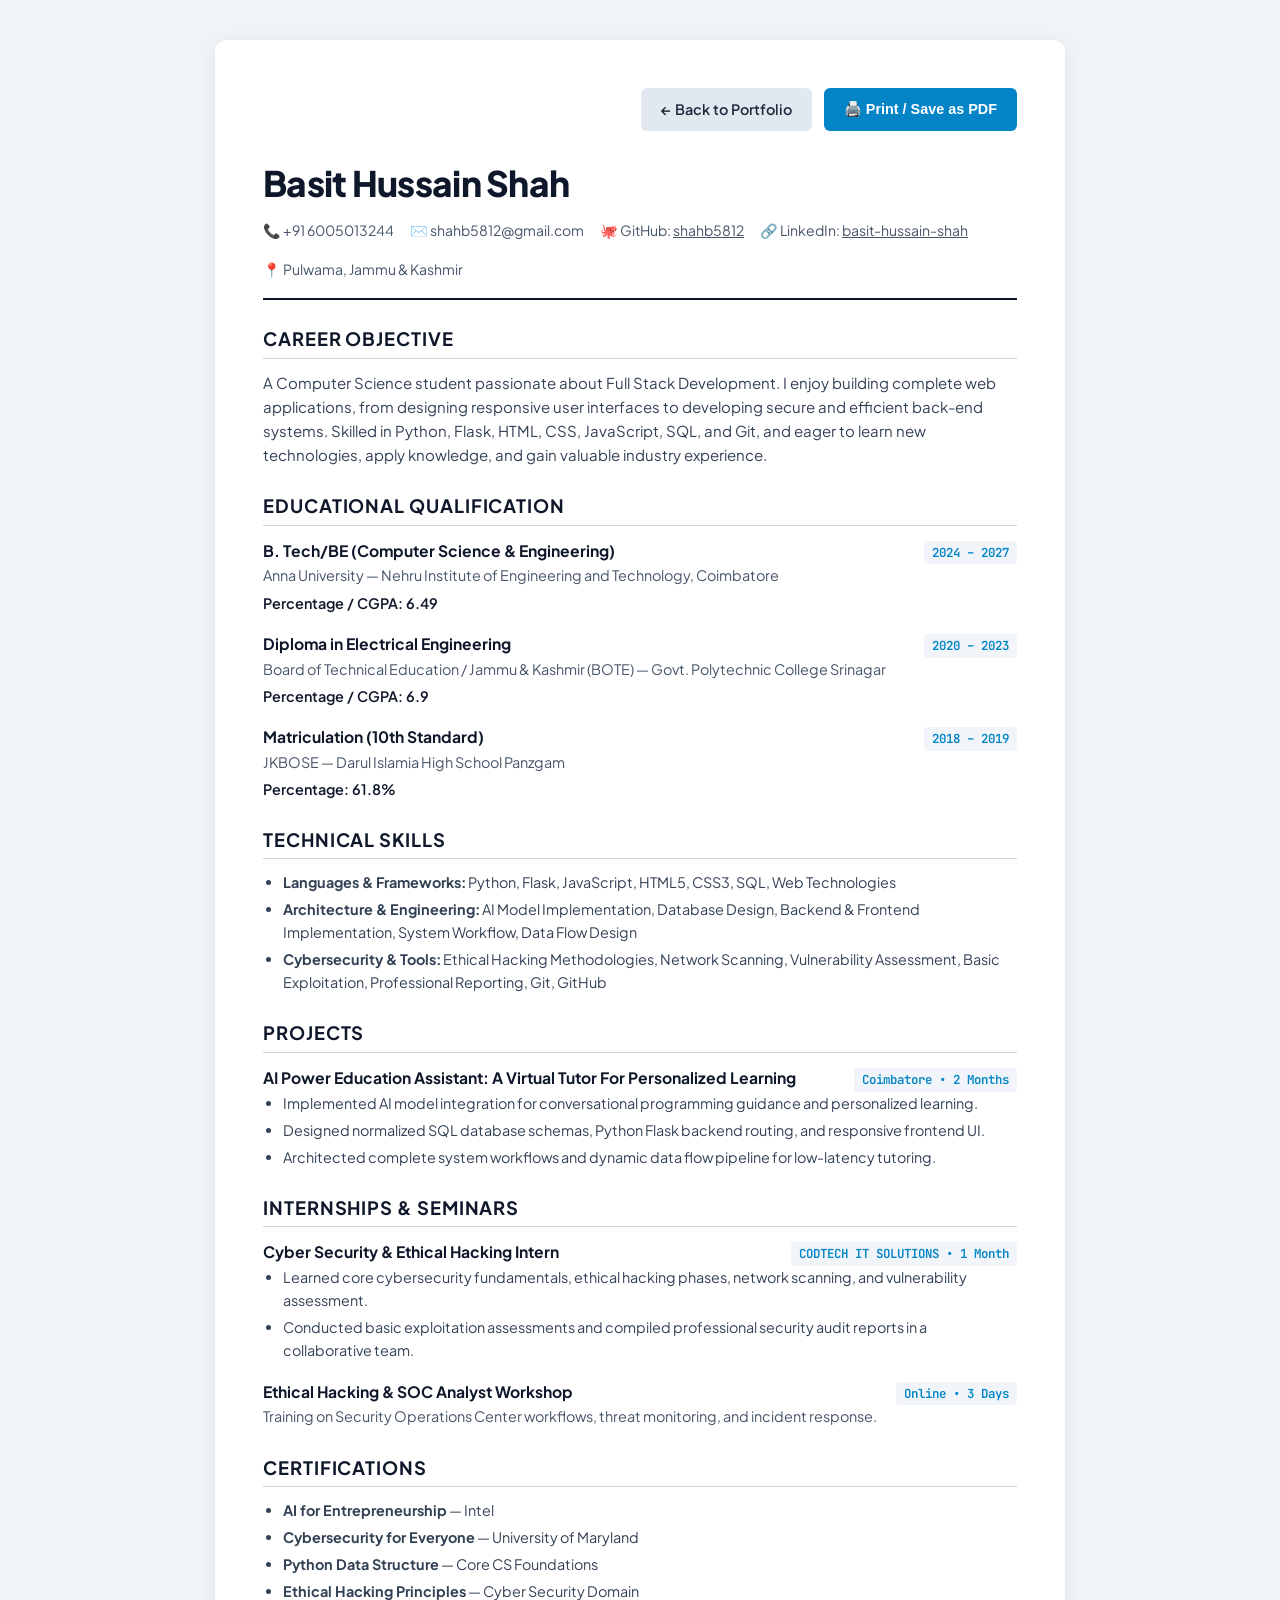
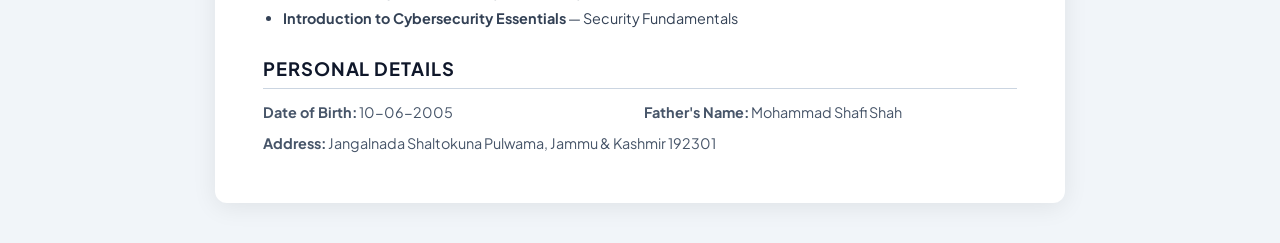
<file: resume.html>
<!DOCTYPE html>
<html lang="en">
<head>
  <meta charset="UTF-8">
  <meta name="viewport" content="width=device-width, initial-scale=1.0">
  <title>Resume — Basit Hussain Shah</title>
  <style>
    @import url('https://fonts.googleapis.com/css2?family=Plus+Jakarta+Sans:wght@400;500;600;700;800&family=JetBrains+Mono:wght@400;500;600&display=swap');

    *, *::before, *::after {
      box-sizing: border-box;
      margin: 0;
      padding: 0;
    }

    body {
      font-family: 'Plus Jakarta Sans', sans-serif;
      background-color: #f1f5f9;
      color: #0f172a;
      line-height: 1.6;
      padding: 40px 20px;
    }

    .resume-wrapper {
      max-width: 850px;
      margin: 0 auto;
      background: #ffffff;
      padding: 48px;
      border-radius: 12px;
      box-shadow: 0 4px 25px rgba(0, 0, 0, 0.08);
    }

    .top-actions {
      display: flex;
      justify-content: flex-end;
      gap: 12px;
      margin-bottom: 24px;
    }

    .btn {
      display: inline-flex;
      align-items: center;
      gap: 8px;
      padding: 10px 20px;
      background: #0284c7;
      color: #ffffff;
      border: none;
      border-radius: 6px;
      font-size: 0.9rem;
      font-weight: 600;
      cursor: pointer;
      text-decoration: none;
      transition: background 0.2s;
    }

    .btn:hover {
      background: #0369a1;
    }

    .btn-secondary {
      background: #e2e8f0;
      color: #1e293b;
    }

    .btn-secondary:hover {
      background: #cbd5e1;
    }

    .header-name {
      font-size: 2.2rem;
      font-weight: 800;
      color: #0f172a;
      letter-spacing: -0.02em;
      margin-bottom: 8px;
    }

    .contact-info {
      display: flex;
      flex-wrap: wrap;
      gap: 16px;
      font-size: 0.88rem;
      color: #475569;
      padding-bottom: 18px;
      border-bottom: 2px solid #0f172a;
      margin-bottom: 24px;
    }

    .section-title {
      font-size: 1.15rem;
      font-weight: 700;
      color: #0f172a;
      text-transform: uppercase;
      letter-spacing: 0.05em;
      border-bottom: 1.5px solid #cbd5e1;
      padding-bottom: 4px;
      margin-top: 24px;
      margin-bottom: 12px;
    }

    .item {
      margin-bottom: 16px;
    }

    .item-title-row {
      display: flex;
      justify-content: space-between;
      align-items: baseline;
      font-weight: 700;
      color: #0f172a;
      font-size: 0.98rem;
    }

    .item-sub {
      color: #475569;
      font-size: 0.9rem;
      margin-bottom: 4px;
    }

    .bullets {
      list-style: disc;
      margin-left: 20px;
      font-size: 0.9rem;
      color: #334155;
    }

    .bullets li {
      margin-bottom: 4px;
    }

    .badge {
      display: inline-block;
      font-family: 'JetBrains Mono', monospace;
      font-size: 0.78rem;
      padding: 2px 8px;
      background: #f1f5f9;
      border-radius: 4px;
      color: #0284c7;
      font-weight: 600;
    }

    @media print {
      body {
        background: transparent;
        padding: 0;
      }
      .top-actions {
        display: none !important;
      }
      .resume-wrapper {
        box-shadow: none;
        padding: 0;
      }
    }
  </style>
</head>
<body>

  <div class="resume-wrapper">
    <div class="top-actions">
      <a href="index.html" class="btn btn-secondary">← Back to Portfolio</a>
      <button class="btn" onclick="window.print()">🖨️ Print / Save as PDF</button>
    </div>

    <div class="header-name">Basit Hussain Shah</div>
    <div class="contact-info">
      <span>📞 +91 6005013244</span>
      <span>✉️ shahb5812@gmail.com</span>
      <span>🐙 GitHub: <a href="https://github.com/shahb5812" target="_blank" style="color: inherit;">shahb5812</a></span>
      <span>🔗 LinkedIn: <a href="https://www.linkedin.com/in/basit-hussain-shah-a06b88405/" target="_blank" style="color: inherit;">basit-hussain-shah</a></span>
      <span>📍 Pulwama, Jammu & Kashmir</span>
    </div>

    <div class="section-title">Career Objective</div>
    <p style="font-size: 0.94rem; color: #334155;">
      A Computer Science student passionate about Full Stack Development. I enjoy building complete web applications, 
      from designing responsive user interfaces to developing secure and efficient back-end systems. Skilled in 
      Python, Flask, HTML, CSS, JavaScript, SQL, and Git, and eager to learn new technologies, apply knowledge, 
      and gain valuable industry experience.
    </p>

    <div class="section-title">Educational Qualification</div>
    <div class="item">
      <div class="item-title-row">
        <span>B. Tech/BE (Computer Science & Engineering)</span>
        <span class="badge">2024 – 2027</span>
      </div>
      <div class="item-sub">Anna University — Nehru Institute of Engineering and Technology, Coimbatore</div>
      <div style="font-size: 0.9rem; font-weight: 600;">Percentage / CGPA: 6.49</div>
    </div>

    <div class="item">
      <div class="item-title-row">
        <span>Diploma in Electrical Engineering</span>
        <span class="badge">2020 – 2023</span>
      </div>
      <div class="item-sub">Board of Technical Education / Jammu & Kashmir (BOTE) — Govt. Polytechnic College Srinagar</div>
      <div style="font-size: 0.9rem; font-weight: 600;">Percentage / CGPA: 6.9</div>
    </div>

    <div class="item">
      <div class="item-title-row">
        <span>Matriculation (10th Standard)</span>
        <span class="badge">2018 – 2019</span>
      </div>
      <div class="item-sub">JKBOSE — Darul Islamia High School Panzgam</div>
      <div style="font-size: 0.9rem; font-weight: 600;">Percentage: 61.8%</div>
    </div>

    <div class="section-title">Technical Skills</div>
    <ul class="bullets">
      <li><strong>Languages & Frameworks:</strong> Python, Flask, JavaScript, HTML5, CSS3, SQL, Web Technologies</li>
      <li><strong>Architecture & Engineering:</strong> AI Model Implementation, Database Design, Backend & Frontend Implementation, System Workflow, Data Flow Design</li>
      <li><strong>Cybersecurity & Tools:</strong> Ethical Hacking Methodologies, Network Scanning, Vulnerability Assessment, Basic Exploitation, Professional Reporting, Git, GitHub</li>
    </ul>

    <div class="section-title">Projects</div>
    <div class="item">
      <div class="item-title-row">
        <span>AI Power Education Assistant: A Virtual Tutor For Personalized Learning</span>
        <span class="badge">Coimbatore • 2 Months</span>
      </div>
      <ul class="bullets">
        <li>Implemented AI model integration for conversational programming guidance and personalized learning.</li>
        <li>Designed normalized SQL database schemas, Python Flask backend routing, and responsive frontend UI.</li>
        <li>Architected complete system workflows and dynamic data flow pipeline for low-latency tutoring.</li>
      </ul>
    </div>

    <div class="section-title">Internships & Seminars</div>
    <div class="item">
      <div class="item-title-row">
        <span>Cyber Security & Ethical Hacking Intern</span>
        <span class="badge">CODTECH IT SOLUTIONS • 1 Month</span>
      </div>
      <ul class="bullets">
        <li>Learned core cybersecurity fundamentals, ethical hacking phases, network scanning, and vulnerability assessment.</li>
        <li>Conducted basic exploitation assessments and compiled professional security audit reports in a collaborative team.</li>
      </ul>
    </div>

    <div class="item">
      <div class="item-title-row">
        <span>Ethical Hacking & SOC Analyst Workshop</span>
        <span class="badge">Online • 3 Days</span>
      </div>
      <div class="item-sub">Training on Security Operations Center workflows, threat monitoring, and incident response.</div>
    </div>

    <div class="section-title">Certifications</div>
    <ul class="bullets">
      <li><strong>AI for Entrepreneurship</strong> — Intel</li>
      <li><strong>Cybersecurity for Everyone</strong> — University of Maryland</li>
      <li><strong>Python Data Structure</strong> — Core CS Foundations</li>
      <li><strong>Ethical Hacking Principles</strong> — Cyber Security Domain</li>
      <li><strong>Introduction to Cybersecurity Essentials</strong> — Security Fundamentals</li>
    </ul>

    <div class="section-title">Personal Details</div>
    <div style="font-size: 0.9rem; color: #475569; display: grid; grid-template-columns: 1fr 1fr; gap: 8px;">
      <div><strong>Date of Birth:</strong> 10-06-2005</div>
      <div><strong>Father's Name:</strong> Mohammad Shafi Shah</div>
      <div style="grid-column: 1 / -1;"><strong>Address:</strong> Jangalnada Shaltokuna Pulwama, Jammu & Kashmir 192301</div>
    </div>
  </div>

</body>
</html>
</file>
<file: css/style.css>
/* ==========================================================================
   Basit Hussain Shah - Portfolio Design System & Stylesheet
   Modern, accessible, fluid responsive UI with dark/light theme support.
   ========================================================================== */

@import url('https://fonts.googleapis.com/css2?family=Plus+Jakarta+Sans:wght@300;400;500;600;700;800&family=JetBrains+Mono:wght@400;500;600;700&display=swap');

/* --- CSS Variables & Design Tokens --- */
:root {
  /* Dark Theme (Default) */
  --bg-primary: #070a12;
  --bg-secondary: #0d1322;
  --bg-tertiary: #131c31;
  --bg-card: rgba(16, 24, 43, 0.75);
  --bg-card-hover: rgba(22, 33, 58, 0.85);
  --bg-input: #0b1120;
  
  --text-primary: #f1f5f9;
  --text-secondary: #94a3b8;
  --text-muted: #64748b;
  --text-inverse: #070a12;

  --accent-cyan: #06b6d4;
  --accent-cyan-glow: rgba(6, 182, 212, 0.25);
  --accent-emerald: #10b981;
  --accent-emerald-glow: rgba(16, 185, 129, 0.25);
  --accent-blue: #3b82f6;
  --accent-amber: #f59e0b;

  --border-subtle: rgba(148, 163, 184, 0.12);
  --border-focus: rgba(6, 182, 212, 0.5);
  --border-card: rgba(51, 65, 85, 0.45);

  --font-sans: 'Plus Jakarta Sans', -apple-system, BlinkMacSystemFont, 'Segoe UI', Roboto, sans-serif;
  --font-mono: 'JetBrains Mono', 'Fira Code', Consolas, monospace;

  --radius-sm: 8px;
  --radius-md: 14px;
  --radius-lg: 20px;
  --radius-xl: 28px;
  --radius-full: 9999px;

  --shadow-sm: 0 2px 8px rgba(0, 0, 0, 0.2);
  --shadow-md: 0 8px 24px rgba(0, 0, 0, 0.35);
  --shadow-lg: 0 16px 40px rgba(0, 0, 0, 0.5);
  --shadow-cyan: 0 8px 30px rgba(6, 182, 212, 0.2);
  --shadow-emerald: 0 8px 30px rgba(16, 185, 129, 0.2);

  --transition-fast: 0.2s cubic-bezier(0.16, 1, 0.3, 1);
  --transition-smooth: 0.35s cubic-bezier(0.16, 1, 0.3, 1);
  --transition-spring: 0.5s cubic-bezier(0.34, 1.56, 0.64, 1);

  --nav-height: 74px;
  --container-max: 1200px;
}

[data-theme="light"] {
  --bg-primary: #f8fafc;
  --bg-secondary: #f1f5f9;
  --bg-tertiary: #e2e8f0;
  --bg-card: rgba(255, 255, 255, 0.85);
  --bg-card-hover: rgba(255, 255, 255, 0.98);
  --bg-input: #ffffff;

  --text-primary: #0f172a;
  --text-secondary: #475569;
  --text-muted: #64748b;
  --text-inverse: #ffffff;

  --accent-cyan: #0284c7;
  --accent-cyan-glow: rgba(2, 132, 199, 0.15);
  --accent-emerald: #059669;
  --accent-emerald-glow: rgba(5, 150, 105, 0.15);
  --accent-blue: #2563eb;
  --accent-amber: #d97706;

  --border-subtle: rgba(15, 23, 42, 0.08);
  --border-focus: rgba(2, 132, 199, 0.5);
  --border-card: rgba(203, 213, 225, 0.8);

  --shadow-sm: 0 2px 8px rgba(15, 23, 42, 0.04);
  --shadow-md: 0 8px 24px rgba(15, 23, 42, 0.08);
  --shadow-lg: 0 16px 40px rgba(15, 23, 42, 0.12);
  --shadow-cyan: 0 8px 30px rgba(2, 132, 199, 0.12);
  --shadow-emerald: 0 8px 30px rgba(5, 150, 105, 0.12);
}

/* --- Base & Reset --- */
*, *::before, *::after {
  box-sizing: border-box;
  margin: 0;
  padding: 0;
}

html {
  scroll-behavior: smooth;
  font-size: 16px;
  color-scheme: dark;
}

[data-theme="light"] {
  color-scheme: light;
}

body {
  font-family: var(--font-sans);
  background-color: var(--bg-primary);
  color: var(--text-primary);
  line-height: 1.65;
  overflow-x: hidden;
  position: relative;
  -webkit-font-smoothing: antialiased;
  -moz-osx-font-smoothing: grayscale;
  transition: background-color var(--transition-smooth), color var(--transition-smooth);
}

/* Background Ambient Glows */
body::before {
  content: '';
  position: fixed;
  top: -15vw;
  left: 20vw;
  width: 45vw;
  height: 45vw;
  background: radial-gradient(circle, var(--accent-cyan-glow) 0%, transparent 70%);
  pointer-events: none;
  z-index: 0;
  filter: blur(80px);
  opacity: 0.6;
}

body::after {
  content: '';
  position: fixed;
  bottom: 5vw;
  right: 10vw;
  width: 40vw;
  height: 40vw;
  background: radial-gradient(circle, var(--accent-emerald-glow) 0%, transparent 70%);
  pointer-events: none;
  z-index: 0;
  filter: blur(90px);
  opacity: 0.5;
}

img {
  max-width: 100%;
  height: auto;
  display: block;
}

a {
  color: inherit;
  text-decoration: none;
  transition: color var(--transition-fast);
}

button, input, textarea, select {
  font-family: inherit;
  font-size: inherit;
}

button {
  cursor: pointer;
  border: none;
  background: none;
}

ul, ol {
  list-style: none;
}

/* --- Typography & Headings --- */
h1, h2, h3, h4, h5, h6 {
  color: var(--text-primary);
  font-weight: 700;
  line-height: 1.25;
  letter-spacing: -0.02em;
}

.section-tag {
  display: inline-flex;
  align-items: center;
  gap: 8px;
  font-family: var(--font-mono);
  font-size: 0.85rem;
  font-weight: 600;
  color: var(--accent-cyan);
  background: var(--accent-cyan-glow);
  padding: 6px 14px;
  border-radius: var(--radius-full);
  margin-bottom: 14px;
  letter-spacing: 0.05em;
  text-transform: uppercase;
  border: 1px solid rgba(6, 182, 212, 0.2);
}

.section-tag.green {
  color: var(--accent-emerald);
  background: var(--accent-emerald-glow);
  border-color: rgba(16, 185, 129, 0.2);
}

.section-title {
  font-size: clamp(2rem, 3.5vw, 2.75rem);
  margin-bottom: 16px;
}

.section-subtitle {
  color: var(--text-secondary);
  font-size: 1.1rem;
  max-width: 650px;
  margin-bottom: 40px;
}

.text-gradient {
  background: linear-gradient(135deg, var(--text-primary) 30%, var(--accent-cyan) 100%);
  -webkit-background-clip: text;
  -webkit-text-fill-color: transparent;
}

.text-gradient-cyan-emerald {
  background: linear-gradient(135deg, var(--accent-cyan) 0%, var(--accent-emerald) 100%);
  -webkit-background-clip: text;
  -webkit-text-fill-color: transparent;
}

/* --- Layout Container --- */
.container {
  width: 100%;
  max-width: var(--container-max);
  margin-inline: auto;
  padding-inline: 24px;
  position: relative;
  z-index: 1;
}

section {
  padding-block: 90px;
  position: relative;
}

/* --- Header & Navbar --- */
.header {
  position: fixed;
  top: 0;
  left: 0;
  width: 100%;
  height: var(--nav-height);
  z-index: 100;
  display: flex;
  align-items: center;
  transition: all var(--transition-smooth);
  backdrop-filter: blur(14px);
  -webkit-backdrop-filter: blur(14px);
  background: rgba(7, 10, 18, 0.75);
  border-bottom: 1px solid var(--border-subtle);
}

[data-theme="light"] .header {
  background: rgba(248, 250, 252, 0.82);
}

.header.scrolled {
  box-shadow: var(--shadow-md);
  height: 66px;
  background: rgba(7, 10, 18, 0.92);
}

[data-theme="light"] .header.scrolled {
  background: rgba(255, 255, 255, 0.94);
}

.nav-container {
  display: flex;
  align-items: center;
  justify-content: space-between;
}

.logo {
  display: flex;
  align-items: center;
  gap: 10px;
  font-weight: 800;
  font-size: 1.25rem;
  color: var(--text-primary);
}

.logo-badge {
  display: inline-flex;
  align-items: center;
  justify-content: center;
  width: 38px;
  height: 38px;
  background: linear-gradient(135deg, var(--accent-cyan), var(--accent-emerald));
  color: #070a12;
  font-family: var(--font-mono);
  font-weight: 800;
  font-size: 1.05rem;
  border-radius: var(--radius-md);
  box-shadow: var(--shadow-cyan);
}

.nav-menu {
  display: flex;
  align-items: center;
  gap: 32px;
}

.nav-link {
  color: var(--text-secondary);
  font-weight: 500;
  font-size: 0.95rem;
  position: relative;
  padding-block: 6px;
  transition: color var(--transition-fast);
}

.nav-link:hover, .nav-link.active {
  color: var(--text-primary);
}

.nav-link::after {
  content: '';
  position: absolute;
  bottom: 0;
  left: 0;
  width: 0%;
  height: 2px;
  background: linear-gradient(90deg, var(--accent-cyan), var(--accent-emerald));
  border-radius: 2px;
  transition: width var(--transition-smooth);
}

.nav-link:hover::after, .nav-link.active::after {
  width: 100%;
}

.nav-actions {
  display: flex;
  align-items: center;
  gap: 14px;
}

.theme-toggle {
  width: 40px;
  height: 40px;
  display: flex;
  align-items: center;
  justify-content: center;
  border-radius: var(--radius-md);
  background: var(--bg-tertiary);
  color: var(--text-primary);
  border: 1px solid var(--border-subtle);
  transition: all var(--transition-fast);
}

.theme-toggle:hover {
  background: var(--bg-card-hover);
  border-color: var(--border-focus);
}

.mobile-toggle {
  display: none;
  width: 42px;
  height: 42px;
  flex-direction: column;
  justify-content: center;
  align-items: center;
  gap: 5px;
  background: var(--bg-tertiary);
  border: 1px solid var(--border-subtle);
  border-radius: var(--radius-md);
  color: var(--text-primary);
}

.mobile-toggle span {
  display: block;
  width: 22px;
  height: 2px;
  background: currentColor;
  border-radius: 2px;
  transition: transform var(--transition-fast), opacity var(--transition-fast);
}

.mobile-toggle.active span:nth-child(1) {
  transform: translateY(7px) rotate(45deg);
}

.mobile-toggle.active span:nth-child(2) {
  opacity: 0;
}

.mobile-toggle.active span:nth-child(3) {
  transform: translateY(-7px) rotate(-45deg);
}

/* --- Buttons --- */
.btn {
  display: inline-flex;
  align-items: center;
  justify-content: center;
  gap: 10px;
  font-weight: 600;
  font-size: 0.95rem;
  padding: 12px 24px;
  border-radius: var(--radius-md);
  transition: all var(--transition-smooth);
  white-space: nowrap;
}

.btn-primary {
  background: linear-gradient(135deg, var(--accent-cyan), #0284c7);
  color: #ffffff;
  box-shadow: var(--shadow-cyan);
}

.btn-primary:hover {
  transform: translateY(-2px);
  box-shadow: 0 10px 25px rgba(6, 182, 212, 0.4);
}

.btn-secondary {
  background: var(--bg-card);
  color: var(--text-primary);
  border: 1px solid var(--border-card);
  backdrop-filter: blur(10px);
}

.btn-secondary:hover {
  background: var(--bg-card-hover);
  border-color: var(--accent-cyan);
  transform: translateY(-2px);
}

.btn-emerald {
  background: linear-gradient(135deg, var(--accent-emerald), #059669);
  color: #ffffff;
  box-shadow: var(--shadow-emerald);
}

.btn-emerald:hover {
  transform: translateY(-2px);
  box-shadow: 0 10px 25px rgba(16, 185, 129, 0.4);
}

.btn-sm {
  padding: 8px 16px;
  font-size: 0.85rem;
  border-radius: var(--radius-sm);
}

.btn-icon {
  width: 40px;
  height: 40px;
  padding: 0;
  border-radius: var(--radius-md);
}

/* --- Hero Section --- */
.hero {
  padding-top: calc(var(--nav-height) + 50px);
  padding-bottom: 80px;
  min-height: 90vh;
  display: flex;
  align-items: center;
}

.hero-grid {
  display: grid;
  grid-template-columns: 1.15fr 0.85fr;
  gap: 48px;
  align-items: center;
}

.hero-content {
  display: flex;
  flex-direction: column;
}

.availability-pill {
  display: inline-flex;
  align-items: center;
  gap: 10px;
  background: rgba(16, 185, 129, 0.12);
  border: 1px solid rgba(16, 185, 129, 0.3);
  padding: 6px 16px;
  border-radius: var(--radius-full);
  font-size: 0.85rem;
  font-weight: 600;
  color: var(--accent-emerald);
  margin-bottom: 24px;
  width: fit-content;
}

.pulse-dot {
  width: 8px;
  height: 8px;
  border-radius: 50%;
  background: var(--accent-emerald);
  box-shadow: 0 0 0 0 rgba(16, 185, 129, 0.7);
  animation: pulse-ring 2s infinite cubic-bezier(0.66, 0, 0, 1);
}

@keyframes pulse-ring {
  0% { box-shadow: 0 0 0 0 rgba(16, 185, 129, 0.7); }
  70% { box-shadow: 0 0 0 10px rgba(16, 185, 129, 0); }
  100% { box-shadow: 0 0 0 0 rgba(16, 185, 129, 0); }
}

.hero-title {
  font-size: clamp(2.4rem, 4.5vw, 3.8rem);
  font-weight: 800;
  line-height: 1.15;
  margin-bottom: 18px;
}

.hero-role-wrapper {
  font-size: clamp(1.25rem, 2.5vw, 1.75rem);
  font-weight: 600;
  color: var(--text-secondary);
  margin-bottom: 20px;
  min-height: 40px;
  display: flex;
  align-items: center;
  gap: 8px;
}

.typewriter-text {
  color: var(--accent-cyan);
  font-family: var(--font-mono);
  font-weight: 700;
  border-right: 3px solid var(--accent-cyan);
  animation: blink-caret 0.85s step-end infinite;
  padding-right: 4px;
}

@keyframes blink-caret {
  from, to { border-color: transparent }
  50% { border-color: var(--accent-cyan); }
}

.hero-description {
  font-size: 1.08rem;
  color: var(--text-secondary);
  line-height: 1.75;
  margin-bottom: 32px;
  max-width: 580px;
}

.hero-buttons {
  display: flex;
  align-items: center;
  flex-wrap: wrap;
  gap: 16px;
  margin-bottom: 40px;
}

.hero-metrics {
  display: grid;
  grid-template-columns: repeat(3, 1fr);
  gap: 16px;
  padding-top: 24px;
  border-top: 1px solid var(--border-subtle);
}

.metric-item {
  display: flex;
  flex-direction: column;
}

.metric-number {
  font-size: 1.6rem;
  font-weight: 800;
  color: var(--text-primary);
  font-family: var(--font-mono);
}

.metric-label {
  font-size: 0.8rem;
  color: var(--text-muted);
  font-weight: 500;
  text-transform: uppercase;
  letter-spacing: 0.05em;
}

/* --- Hero Visual & Interactive Terminal --- */
.hero-visual {
  position: relative;
  display: flex;
  flex-direction: column;
  gap: 20px;
}

.avatar-card {
  position: relative;
  border-radius: var(--radius-xl);
  overflow: hidden;
  background: var(--bg-card);
  border: 1px solid var(--border-card);
  box-shadow: var(--shadow-lg);
  backdrop-filter: blur(12px);
  aspect-ratio: 4 / 4.6;
  max-height: 480px;
}

.avatar-card img {
  width: 100%;
  height: 100%;
  object-fit: cover;
  object-position: center 15%;
  transition: transform var(--transition-smooth);
}

.avatar-card:hover img {
  transform: scale(1.025);
}

.avatar-change-btn {
  position: absolute;
  top: 14px;
  right: 14px;
  background: rgba(7, 10, 18, 0.85);
  color: var(--accent-cyan);
  border: 1px solid var(--border-focus);
  backdrop-filter: blur(8px);
  padding: 6px 12px;
  border-radius: var(--radius-full);
  font-size: 0.75rem;
  font-weight: 600;
  font-family: var(--font-mono);
  display: flex;
  align-items: center;
  gap: 6px;
  cursor: pointer;
  z-index: 5;
  transition: all var(--transition-fast);
  opacity: 0.85;
}

.avatar-change-btn:hover {
  opacity: 1;
  background: var(--accent-cyan);
  color: #070a12;
  transform: translateY(-2px);
  box-shadow: var(--shadow-cyan);
}

.avatar-overlay-badge {
  position: absolute;
  bottom: 16px;
  left: 16px;
  right: 16px;
  padding: 12px 18px;
  background: rgba(7, 10, 18, 0.85);
  backdrop-filter: blur(10px);
  border-radius: var(--radius-md);
  border: 1px solid var(--border-subtle);
  display: flex;
  align-items: center;
  justify-content: space-between;
}

.avatar-info h4 {
  font-size: 0.95rem;
  margin-bottom: 2px;
}

.avatar-info p {
  font-size: 0.78rem;
  color: var(--text-secondary);
}

/* Interactive Mini Terminal */
.terminal-window {
  background: #090e1a;
  border: 1px solid var(--border-card);
  border-radius: var(--radius-lg);
  overflow: hidden;
  box-shadow: var(--shadow-md);
  font-family: var(--font-mono);
  font-size: 0.85rem;
}

[data-theme="light"] .terminal-window {
  background: #111827;
  color: #f3f4f6;
}

.terminal-header {
  background: rgba(15, 23, 42, 0.8);
  padding: 10px 16px;
  display: flex;
  align-items: center;
  justify-content: space-between;
  border-bottom: 1px solid rgba(255, 255, 255, 0.08);
}

.terminal-dots {
  display: flex;
  gap: 6px;
}

.terminal-dots span {
  width: 10px;
  height: 10px;
  border-radius: 50%;
}

.terminal-dots span:nth-child(1) { background: #ef4444; }
.terminal-dots span:nth-child(2) { background: #f59e0b; }
.terminal-dots span:nth-child(3) { background: #10b981; }

.terminal-title {
  color: #94a3b8;
  font-size: 0.75rem;
  font-weight: 500;
}

.terminal-body {
  padding: 16px;
  min-height: 140px;
  max-height: 180px;
  overflow-y: auto;
  color: #e2e8f0;
}

.terminal-line {
  margin-bottom: 8px;
  line-height: 1.5;
}

.terminal-line .prompt {
  color: var(--accent-emerald);
}

.terminal-line .command {
  color: var(--accent-cyan);
}

.terminal-line .output {
  color: #cbd5e1;
}

.terminal-quick-chips {
  display: flex;
  flex-wrap: wrap;
  gap: 6px;
  padding: 8px 16px 12px;
  background: rgba(15, 23, 42, 0.5);
  border-top: 1px solid rgba(255, 255, 255, 0.05);
}

.chip-btn {
  background: rgba(255, 255, 255, 0.06);
  color: #94a3b8;
  font-family: var(--font-mono);
  font-size: 0.72rem;
  padding: 3px 8px;
  border-radius: 4px;
  transition: all var(--transition-fast);
}

.chip-btn:hover {
  background: var(--accent-cyan);
  color: #070a12;
}

/* --- Cards & Glassmorphism --- */
.card {
  background: var(--bg-card);
  border: 1px solid var(--border-card);
  border-radius: var(--radius-lg);
  padding: 30px;
  backdrop-filter: blur(12px);
  -webkit-backdrop-filter: blur(12px);
  box-shadow: var(--shadow-sm);
  transition: transform var(--transition-smooth), border-color var(--transition-smooth), box-shadow var(--transition-smooth);
  position: relative;
}

.card:hover {
  border-color: rgba(6, 182, 212, 0.4);
  box-shadow: var(--shadow-md);
  transform: translateY(-4px);
}

/* --- About Section --- */
.about-grid {
  display: grid;
  grid-template-columns: 1fr 1fr;
  gap: 36px;
}

.about-text-card {
  display: flex;
  flex-direction: column;
  gap: 20px;
}

.about-text-card p {
  color: var(--text-secondary);
  font-size: 1.02rem;
  line-height: 1.8;
}

.about-highlights-grid {
  display: grid;
  grid-template-columns: repeat(2, 1fr);
  gap: 20px;
}

.highlight-box {
  background: var(--bg-tertiary);
  border: 1px solid var(--border-subtle);
  border-radius: var(--radius-md);
  padding: 20px;
  display: flex;
  flex-direction: column;
  gap: 10px;
}

.highlight-icon {
  width: 44px;
  height: 44px;
  border-radius: var(--radius-md);
  display: flex;
  align-items: center;
  justify-content: center;
  font-size: 1.3rem;
  background: var(--accent-cyan-glow);
  color: var(--accent-cyan);
}

.highlight-icon.emerald {
  background: var(--accent-emerald-glow);
  color: var(--accent-emerald);
}

.highlight-icon.amber {
  background: rgba(245, 158, 11, 0.18);
  color: var(--accent-amber);
}

.highlight-icon.blue {
  background: rgba(59, 130, 246, 0.18);
  color: var(--accent-blue);
}

.highlight-box h4 {
  font-size: 1rem;
}

.highlight-box p {
  font-size: 0.85rem;
  color: var(--text-secondary);
  line-height: 1.5;
}

/* Personal Details Table in About */
.personal-details-grid {
  display: grid;
  grid-template-columns: repeat(2, 1fr);
  gap: 14px;
  margin-top: 10px;
  padding-top: 16px;
  border-top: 1px solid var(--border-subtle);
}

.detail-item {
  display: flex;
  flex-direction: column;
}

.detail-key {
  font-size: 0.75rem;
  font-family: var(--font-mono);
  color: var(--text-muted);
  text-transform: uppercase;
}

.detail-val {
  font-size: 0.9rem;
  font-weight: 600;
  color: var(--text-primary);
}

/* --- Skills Matrix Section --- */
.skills-filter {
  display: flex;
  align-items: center;
  flex-wrap: wrap;
  gap: 10px;
  margin-bottom: 32px;
}

.filter-btn {
  padding: 8px 18px;
  border-radius: var(--radius-full);
  background: var(--bg-tertiary);
  color: var(--text-secondary);
  font-weight: 600;
  font-size: 0.88rem;
  border: 1px solid var(--border-subtle);
  transition: all var(--transition-fast);
}

.filter-btn:hover, .filter-btn.active {
  background: var(--accent-cyan);
  color: #070a12;
  border-color: var(--accent-cyan);
}

.skills-grid {
  display: grid;
  grid-template-columns: repeat(auto-fill, minmax(270px, 1fr));
  gap: 20px;
}

.skill-card {
  background: var(--bg-card);
  border: 1px solid var(--border-card);
  border-radius: var(--radius-md);
  padding: 22px;
  display: flex;
  flex-direction: column;
  gap: 14px;
  transition: all var(--transition-smooth);
}

.skill-card:hover {
  border-color: var(--accent-cyan);
  transform: translateY(-3px);
}

.skill-top {
  display: flex;
  align-items: center;
  justify-content: space-between;
}

.skill-icon-name {
  display: flex;
  align-items: center;
  gap: 12px;
}

.skill-icon {
  width: 38px;
  height: 38px;
  border-radius: var(--radius-sm);
  display: flex;
  align-items: center;
  justify-content: center;
  font-size: 1.25rem;
  background: var(--bg-tertiary);
  color: var(--accent-cyan);
}

.skill-name {
  font-weight: 700;
  font-size: 1.05rem;
}

.skill-level-badge {
  font-family: var(--font-mono);
  font-size: 0.75rem;
  padding: 3px 8px;
  border-radius: 4px;
  background: var(--bg-tertiary);
  color: var(--accent-emerald);
}

.skill-desc {
  font-size: 0.85rem;
  color: var(--text-secondary);
  line-height: 1.5;
}

.skill-tags {
  display: flex;
  flex-wrap: wrap;
  gap: 6px;
}

.skill-tag {
  font-size: 0.72rem;
  font-family: var(--font-mono);
  padding: 3px 8px;
  border-radius: 4px;
  background: var(--bg-tertiary);
  color: var(--text-secondary);
}

/* --- Projects Section --- */
.projects-grid {
  display: grid;
  grid-template-columns: repeat(auto-fit, minmax(360px, 1fr));
  gap: 30px;
}

.project-card {
  background: var(--bg-card);
  border: 1px solid var(--border-card);
  border-radius: var(--radius-xl);
  overflow: hidden;
  display: flex;
  flex-direction: column;
  transition: all var(--transition-smooth);
}

.project-card:hover {
  border-color: var(--accent-cyan);
  transform: translateY(-6px);
  box-shadow: var(--shadow-lg);
}

.project-card.featured {
  grid-column: 1 / -1;
  display: grid;
  grid-template-columns: 1.1fr 0.9fr;
}

.project-img-wrapper {
  position: relative;
  overflow: hidden;
  background: #0d1322;
  aspect-ratio: 16 / 9;
}

.project-card.featured .project-img-wrapper {
  aspect-ratio: auto;
  height: 100%;
}

.project-img-wrapper img {
  width: 100%;
  height: 100%;
  object-fit: cover;
  transition: transform var(--transition-smooth);
}

.project-card:hover .project-img-wrapper img {
  transform: scale(1.04);
}

.project-featured-badge {
  position: absolute;
  top: 14px;
  left: 14px;
  background: var(--accent-cyan);
  color: #070a12;
  font-size: 0.75rem;
  font-weight: 700;
  font-family: var(--font-mono);
  padding: 4px 10px;
  border-radius: var(--radius-full);
}

.project-content {
  padding: 28px;
  display: flex;
  flex-direction: column;
  justify-content: space-between;
  gap: 20px;
}

.project-meta {
  display: flex;
  align-items: center;
  gap: 14px;
  font-size: 0.82rem;
  font-family: var(--font-mono);
  color: var(--accent-cyan);
}

.project-title {
  font-size: 1.45rem;
  margin-block: 6px 12px;
}

.project-desc {
  color: var(--text-secondary);
  font-size: 0.95rem;
  line-height: 1.65;
}

.project-features-list {
  display: flex;
  flex-direction: column;
  gap: 8px;
  margin-block: 10px;
}

.project-feature-item {
  display: flex;
  align-items: flex-start;
  gap: 8px;
  font-size: 0.88rem;
  color: var(--text-secondary);
}

.project-feature-item svg {
  color: var(--accent-emerald);
  flex-shrink: 0;
  margin-top: 3px;
}

.project-tech-stack {
  display: flex;
  flex-wrap: wrap;
  gap: 8px;
}

.tech-chip {
  background: var(--bg-tertiary);
  color: var(--text-secondary);
  font-family: var(--font-mono);
  font-size: 0.78rem;
  padding: 4px 10px;
  border-radius: var(--radius-sm);
  border: 1px solid var(--border-subtle);
}

.project-actions {
  display: flex;
  align-items: center;
  gap: 12px;
  margin-top: auto;
}

/* --- Interactive Live AI Tutor Demo Section --- */
.ai-tutor-sandbox {
  margin-top: 48px;
  background: var(--bg-card);
  border: 1px solid rgba(6, 182, 212, 0.3);
  border-radius: var(--radius-xl);
  padding: 32px;
  box-shadow: var(--shadow-cyan);
}

.sandbox-header {
  display: flex;
  align-items: center;
  justify-content: space-between;
  margin-bottom: 24px;
  flex-wrap: wrap;
  gap: 16px;
}

.sandbox-intro h3 {
  font-size: 1.3rem;
  display: flex;
  align-items: center;
  gap: 10px;
}

.sandbox-intro p {
  font-size: 0.9rem;
  color: var(--text-secondary);
}

.sandbox-chat-container {
  background: #090e1b;
  border-radius: var(--radius-lg);
  border: 1px solid var(--border-subtle);
  overflow: hidden;
  display: flex;
  flex-direction: column;
  height: 380px;
}

[data-theme="light"] .sandbox-chat-container {
  background: #111827;
  color: #f8fafc;
}

.chat-messages {
  flex: 1;
  overflow-y: auto;
  padding: 20px;
  display: flex;
  flex-direction: column;
  gap: 16px;
}

.chat-msg {
  display: flex;
  gap: 12px;
  max-width: 85%;
}

.chat-msg.bot {
  align-self: flex-start;
}

.chat-msg.user {
  align-self: flex-end;
  flex-direction: row-reverse;
}

.chat-avatar {
  width: 34px;
  height: 34px;
  border-radius: 50%;
  display: flex;
  align-items: center;
  justify-content: center;
  font-size: 0.9rem;
  flex-shrink: 0;
  font-weight: 700;
}

.chat-msg.bot .chat-avatar {
  background: var(--accent-cyan);
  color: #070a12;
}

.chat-msg.user .chat-avatar {
  background: var(--accent-emerald);
  color: #070a12;
}

.chat-bubble {
  padding: 12px 16px;
  border-radius: var(--radius-md);
  font-size: 0.9rem;
  line-height: 1.55;
}

.chat-msg.bot .chat-bubble {
  background: rgba(30, 41, 59, 0.85);
  color: #e2e8f0;
  border-top-left-radius: 2px;
}

.chat-msg.user .chat-bubble {
  background: rgba(6, 182, 212, 0.25);
  border: 1px solid rgba(6, 182, 212, 0.4);
  color: #f8fafc;
  border-top-right-radius: 2px;
}

.chat-bubble code {
  font-family: var(--font-mono);
  background: rgba(0, 0, 0, 0.35);
  padding: 2px 6px;
  border-radius: 4px;
  font-size: 0.85em;
  color: var(--accent-emerald);
}

.chat-bubble pre {
  background: #04060a;
  padding: 10px;
  border-radius: 6px;
  overflow-x: auto;
  margin-top: 8px;
  font-family: var(--font-mono);
  font-size: 0.82em;
}

.sandbox-quick-prompts {
  display: flex;
  gap: 8px;
  padding: 10px 16px;
  background: rgba(15, 23, 42, 0.6);
  border-top: 1px solid var(--border-subtle);
  overflow-x: auto;
}

.quick-prompt-btn {
  font-size: 0.76rem;
  padding: 5px 12px;
  background: rgba(255, 255, 255, 0.08);
  color: #94a3b8;
  border-radius: var(--radius-full);
  white-space: nowrap;
  transition: all var(--transition-fast);
}

.quick-prompt-btn:hover {
  background: var(--accent-cyan);
  color: #070a12;
}

.sandbox-input-form {
  display: flex;
  padding: 12px 16px;
  background: #070b14;
  border-top: 1px solid var(--border-subtle);
  gap: 10px;
}

.sandbox-input-form input {
  flex: 1;
  background: transparent;
  border: none;
  color: #ffffff;
  outline: none;
  font-size: 0.9rem;
}

.sandbox-input-form input::placeholder {
  color: #64748b;
}

/* --- Experience & Education Timeline --- */
.timeline-container {
  position: relative;
  max-width: 900px;
  margin-inline: auto;
}

.timeline-container::before {
  content: '';
  position: absolute;
  top: 0;
  bottom: 0;
  left: 28px;
  width: 2px;
  background: linear-gradient(180deg, var(--accent-cyan), var(--accent-emerald), var(--border-subtle));
}

.timeline-item {
  position: relative;
  padding-left: 70px;
  margin-bottom: 40px;
}

.timeline-item:last-child {
  margin-bottom: 0;
}

.timeline-dot {
  position: absolute;
  top: 4px;
  left: 17px;
  width: 24px;
  height: 24px;
  border-radius: 50%;
  background: var(--bg-primary);
  border: 3px solid var(--accent-cyan);
  display: flex;
  align-items: center;
  justify-content: center;
  z-index: 2;
  box-shadow: 0 0 12px var(--accent-cyan-glow);
}

.timeline-item.education .timeline-dot {
  border-color: var(--accent-emerald);
  box-shadow: 0 0 12px var(--accent-emerald-glow);
}

.timeline-content {
  background: var(--bg-card);
  border: 1px solid var(--border-card);
  border-radius: var(--radius-lg);
  padding: 24px 28px;
  transition: all var(--transition-smooth);
}

.timeline-content:hover {
  border-color: var(--accent-cyan);
  transform: translateX(4px);
}

.timeline-header {
  display: flex;
  align-items: flex-start;
  justify-content: space-between;
  flex-wrap: wrap;
  gap: 10px;
  margin-bottom: 8px;
}

.timeline-title {
  font-size: 1.2rem;
}

.timeline-badge {
  font-family: var(--font-mono);
  font-size: 0.75rem;
  padding: 4px 10px;
  border-radius: var(--radius-full);
  background: var(--accent-cyan-glow);
  color: var(--accent-cyan);
  font-weight: 600;
}

.timeline-badge.green {
  background: var(--accent-emerald-glow);
  color: var(--accent-emerald);
}

.timeline-institution {
  font-size: 0.95rem;
  color: var(--accent-cyan);
  font-weight: 600;
  margin-bottom: 12px;
}

.timeline-desc {
  color: var(--text-secondary);
  font-size: 0.92rem;
  line-height: 1.6;
}

.timeline-bullets {
  margin-top: 12px;
  display: flex;
  flex-direction: column;
  gap: 6px;
}

.timeline-bullet-item {
  display: flex;
  align-items: flex-start;
  gap: 8px;
  font-size: 0.88rem;
  color: var(--text-secondary);
}

.timeline-bullet-item svg {
  color: var(--accent-emerald);
  flex-shrink: 0;
  margin-top: 4px;
}

/* --- Certifications Section --- */
.certs-grid {
  display: grid;
  grid-template-columns: repeat(auto-fill, minmax(320px, 1fr));
  gap: 24px;
}

.cert-card {
  background: var(--bg-card);
  border: 1px solid var(--border-card);
  border-radius: var(--radius-lg);
  padding: 26px;
  display: flex;
  flex-direction: column;
  gap: 16px;
  transition: all var(--transition-smooth);
}

.cert-card:hover {
  border-color: var(--accent-emerald);
  transform: translateY(-4px);
  box-shadow: var(--shadow-emerald);
}

.cert-top {
  display: flex;
  align-items: center;
  gap: 14px;
}

.cert-icon {
  width: 48px;
  height: 48px;
  border-radius: var(--radius-md);
  display: flex;
  align-items: center;
  justify-content: center;
  font-size: 1.5rem;
  background: var(--accent-emerald-glow);
  color: var(--accent-emerald);
}

.cert-info h4 {
  font-size: 1.05rem;
  line-height: 1.3;
  margin-bottom: 2px;
}

.cert-issuer {
  font-size: 0.85rem;
  color: var(--accent-cyan);
  font-weight: 500;
}

.cert-desc {
  font-size: 0.88rem;
  color: var(--text-secondary);
  line-height: 1.5;
}

.cert-footer {
  margin-top: auto;
  padding-top: 14px;
  border-top: 1px solid var(--border-subtle);
  display: flex;
  align-items: center;
  justify-content: space-between;
}

.cert-verified {
  display: flex;
  align-items: center;
  gap: 6px;
  font-size: 0.78rem;
  color: var(--accent-emerald);
  font-family: var(--font-mono);
}

/* --- Contact Section --- */
.contact-grid {
  display: grid;
  grid-template-columns: 1fr 1.2fr;
  gap: 40px;
}

.contact-info-panel {
  display: flex;
  flex-direction: column;
  gap: 20px;
}

.contact-card-link {
  background: var(--bg-card);
  border: 1px solid var(--border-card);
  border-radius: var(--radius-lg);
  padding: 20px;
  display: flex;
  align-items: center;
  justify-content: space-between;
  transition: all var(--transition-fast);
}

.contact-card-link:hover {
  border-color: var(--accent-cyan);
  background: var(--bg-card-hover);
  transform: translateX(4px);
}

.contact-card-left {
  display: flex;
  align-items: center;
  gap: 16px;
}

.contact-icon {
  width: 44px;
  height: 44px;
  border-radius: var(--radius-md);
  display: flex;
  align-items: center;
  justify-content: center;
  font-size: 1.2rem;
  background: var(--accent-cyan-glow);
  color: var(--accent-cyan);
}

.contact-icon.emerald {
  background: var(--accent-emerald-glow);
  color: var(--accent-emerald);
}

.contact-icon.blue {
  background: rgba(59, 130, 246, 0.18);
  color: var(--accent-blue);
}

.contact-meta h5 {
  font-size: 0.85rem;
  color: var(--text-muted);
  text-transform: uppercase;
  letter-spacing: 0.05em;
  margin-bottom: 2px;
}

.contact-meta p {
  font-size: 0.95rem;
  font-weight: 600;
  color: var(--text-primary);
}

.copy-btn {
  padding: 6px 12px;
  border-radius: var(--radius-sm);
  background: var(--bg-tertiary);
  color: var(--text-secondary);
  font-size: 0.78rem;
  font-family: var(--font-mono);
  border: 1px solid var(--border-subtle);
  transition: all var(--transition-fast);
}

.copy-btn:hover {
  background: var(--accent-cyan);
  color: #070a12;
}

/* Contact Form */
.contact-form-card {
  background: var(--bg-card);
  border: 1px solid var(--border-card);
  border-radius: var(--radius-xl);
  padding: 36px;
  box-shadow: var(--shadow-md);
}

.form-group {
  margin-bottom: 20px;
}

.form-label {
  display: block;
  font-size: 0.85rem;
  font-weight: 600;
  color: var(--text-secondary);
  margin-bottom: 8px;
}

.form-control {
  width: 100%;
  padding: 12px 16px;
  border-radius: var(--radius-md);
  background: var(--bg-input);
  border: 1px solid var(--border-card);
  color: var(--text-primary);
  outline: none;
  transition: border-color var(--transition-fast), box-shadow var(--transition-fast);
}

.form-control:focus {
  border-color: var(--accent-cyan);
  box-shadow: 0 0 0 3px var(--accent-cyan-glow);
}

textarea.form-control {
  resize: vertical;
  min-height: 120px;
}

.form-row {
  display: grid;
  grid-template-columns: 1fr 1fr;
  gap: 16px;
}

/* --- CV Viewer Modal --- */
.modal-backdrop {
  position: fixed;
  inset: 0;
  background: rgba(3, 7, 18, 0.85);
  backdrop-filter: blur(8px);
  -webkit-backdrop-filter: blur(8px);
  z-index: 1000;
  display: flex;
  align-items: center;
  justify-content: center;
  padding: 24px;
  opacity: 0;
  visibility: hidden;
  transition: opacity var(--transition-smooth), visibility var(--transition-smooth);
}

.modal-backdrop.active {
  opacity: 1;
  visibility: visible;
}

.modal-card {
  background: var(--bg-primary);
  border: 1px solid var(--border-card);
  border-radius: var(--radius-xl);
  width: 100%;
  max-width: 900px;
  max-height: 90vh;
  display: flex;
  flex-direction: column;
  overflow: hidden;
  box-shadow: var(--shadow-lg);
  transform: scale(0.95);
  transition: transform var(--transition-smooth);
}

.modal-backdrop.active .modal-card {
  transform: scale(1);
}

.modal-header {
  padding: 20px 28px;
  background: var(--bg-secondary);
  border-bottom: 1px solid var(--border-subtle);
  display: flex;
  align-items: center;
  justify-content: space-between;
}

.modal-header h3 {
  font-size: 1.25rem;
}

.modal-header-actions {
  display: flex;
  align-items: center;
  gap: 12px;
}

.modal-body {
  padding: 32px;
  overflow-y: auto;
}

/* CV Document Layout inside Modal */
.cv-paper {
  background: #ffffff;
  color: #1e293b;
  padding: 40px;
  border-radius: var(--radius-md);
  box-shadow: 0 4px 20px rgba(0, 0, 0, 0.15);
  font-size: 0.92rem;
  line-height: 1.6;
}

.cv-header-title {
  font-size: 1.9rem;
  font-weight: 800;
  color: #0f172a;
  margin-bottom: 6px;
}

.cv-contact-row {
  display: flex;
  flex-wrap: wrap;
  gap: 14px;
  font-size: 0.85rem;
  color: #475569;
  padding-bottom: 16px;
  border-bottom: 2px solid #0f172a;
  margin-bottom: 20px;
}

.cv-section-heading {
  font-size: 1.15rem;
  font-weight: 700;
  color: #0f172a;
  border-bottom: 1px solid #cbd5e1;
  padding-bottom: 4px;
  margin-top: 20px;
  margin-bottom: 12px;
  text-transform: uppercase;
  letter-spacing: 0.05em;
}

.cv-item {
  margin-bottom: 14px;
}

.cv-item-title {
  font-weight: 700;
  color: #0f172a;
}

.cv-item-sub {
  color: #475569;
  font-size: 0.88rem;
}

.cv-bullets {
  list-style: disc;
  margin-left: 20px;
  margin-top: 4px;
  font-size: 0.88rem;
  color: #334155;
}

/* --- Footer --- */
.footer {
  padding-block: 50px 30px;
  background: var(--bg-secondary);
  border-top: 1px solid var(--border-subtle);
}

.footer-top {
  display: flex;
  align-items: center;
  justify-content: space-between;
  flex-wrap: wrap;
  gap: 20px;
  padding-bottom: 30px;
  border-bottom: 1px solid var(--border-subtle);
}

.footer-logo {
  display: flex;
  align-items: center;
  gap: 10px;
  font-weight: 800;
  font-size: 1.2rem;
}

.footer-links {
  display: flex;
  align-items: center;
  gap: 24px;
}

.footer-links a {
  color: var(--text-secondary);
  font-size: 0.9rem;
}

.footer-links a:hover {
  color: var(--accent-cyan);
}

.footer-bottom {
  display: flex;
  align-items: center;
  justify-content: space-between;
  padding-top: 24px;
  font-size: 0.85rem;
  color: var(--text-muted);
  flex-wrap: wrap;
  gap: 12px;
}

.back-to-top {
  position: fixed;
  bottom: 28px;
  right: 28px;
  width: 44px;
  height: 44px;
  border-radius: var(--radius-md);
  background: var(--accent-cyan);
  color: #070a12;
  display: flex;
  align-items: center;
  justify-content: center;
  z-index: 90;
  box-shadow: var(--shadow-cyan);
  opacity: 0;
  visibility: hidden;
  transform: translateY(10px);
  transition: all var(--transition-smooth);
}

.back-to-top.visible {
  opacity: 1;
  visibility: visible;
  transform: translateY(0);
}

.back-to-top:hover {
  transform: translateY(-4px);
}

/* Toast Notifications */
.toast-container {
  position: fixed;
  bottom: 30px;
  left: 50%;
  transform: translateX(-50%);
  z-index: 2000;
  display: flex;
  flex-direction: column;
  gap: 10px;
  pointer-events: none;
}

.toast {
  background: #0f172a;
  color: #ffffff;
  padding: 12px 22px;
  border-radius: var(--radius-md);
  border: 1px solid var(--accent-cyan);
  box-shadow: var(--shadow-lg);
  font-size: 0.9rem;
  display: flex;
  align-items: center;
  gap: 10px;
  animation: toast-in 0.3s cubic-bezier(0.16, 1, 0.3, 1) forwards;
  pointer-events: auto;
}

@keyframes toast-in {
  from { opacity: 0; transform: translateY(16px); }
  to { opacity: 1; transform: translateY(0); }
}

/* --- Print Styles --- */
@media print {
  body {
    background: #ffffff !important;
    color: #000000 !important;
  }
  .header, .footer, .back-to-top, .theme-toggle, .mobile-toggle, .btn, .modal-backdrop, .ai-tutor-sandbox, .terminal-window {
    display: none !important;
  }
  .container {
    max-width: 100% !important;
    padding: 0 !important;
  }
  .card, .skill-card, .project-card, .timeline-content, .cert-card {
    border: 1px solid #ccc !important;
    box-shadow: none !important;
    page-break-inside: avoid;
  }
}

/* --- Responsive Media Queries --- */
@media (max-width: 1024px) {
  .hero-grid {
    grid-template-columns: 1fr;
    gap: 40px;
  }
  .hero-visual {
    max-width: 500px;
    margin-inline: auto;
  }
  .about-grid {
    grid-template-columns: 1fr;
  }
  .contact-grid {
    grid-template-columns: 1fr;
  }
  .project-card.featured {
    grid-template-columns: 1fr;
  }
}

@media (max-width: 768px) {
  .nav-menu {
    position: fixed;
    top: var(--nav-height);
    left: 0;
    width: 100%;
    background: var(--bg-primary);
    border-bottom: 1px solid var(--border-card);
    flex-direction: column;
    padding: 24px;
    gap: 18px;
    transform: translateY(-150%);
    transition: transform var(--transition-smooth);
    box-shadow: var(--shadow-lg);
  }

  .nav-menu.active {
    transform: translateY(0);
  }

  .mobile-toggle {
    display: flex;
  }

  .about-highlights-grid {
    grid-template-columns: 1fr;
  }

  .form-row {
    grid-template-columns: 1fr;
  }

  .hero-metrics {
    grid-template-columns: 1fr 1fr;
  }
}

@media (max-width: 480px) {
  .hero-buttons {
    flex-direction: column;
    width: 100%;
  }
  .hero-buttons .btn {
    width: 100%;
  }
  .timeline-container::before {
    left: 14px;
  }
  .timeline-item {
    padding-left: 45px;
  }
  .timeline-dot {
    left: 3px;
  }
  .cv-paper {
    padding: 20px;
  }
}

/* ==========================================================================
   Floating AI Chatbot Styles
   ========================================================================== */
.chatbot-toggle-wrapper {
  position: fixed;
  bottom: 28px;
  right: 86px;
  z-index: 1000;
}

.chatbot-toggle-btn {
  display: flex;
  align-items: center;
  gap: 10px;
  padding: 10px 18px;
  border-radius: var(--radius-full);
  background: linear-gradient(135deg, var(--bg-tertiary), #0f172a);
  border: 1px solid var(--border-focus);
  color: #ffffff;
  box-shadow: 0 8px 30px rgba(6, 182, 212, 0.3);
  cursor: pointer;
  transition: all var(--transition-smooth);
}

.chatbot-toggle-btn:hover {
  transform: translateY(-3px);
  box-shadow: 0 12px 35px rgba(6, 182, 212, 0.45);
  border-color: var(--accent-cyan);
}

.bot-icon-glow {
  width: 28px;
  height: 28px;
  border-radius: 50%;
  display: flex;
  align-items: center;
  justify-content: center;
  background: var(--accent-cyan-glow);
  color: var(--accent-cyan);
}

.chatbot-toggle-label {
  font-size: 0.88rem;
  font-weight: 600;
  letter-spacing: -0.01em;
}

.chatbot-pulse-dot {
  width: 8px;
  height: 8px;
  border-radius: 50%;
  background: var(--accent-emerald);
  box-shadow: 0 0 0 0 rgba(16, 185, 129, 0.7);
  animation: pulse-ring 2s infinite cubic-bezier(0.66, 0, 0, 1);
}

/* Chatbot Floating Window */
.chatbot-window {
  position: fixed;
  bottom: 86px;
  right: 28px;
  width: 380px;
  max-width: calc(100vw - 36px);
  height: 520px;
  max-height: calc(100vh - 120px);
  background: rgba(11, 16, 30, 0.95);
  border: 1px solid var(--border-focus);
  border-radius: var(--radius-xl);
  box-shadow: var(--shadow-lg), 0 0 30px rgba(6, 182, 212, 0.2);
  backdrop-filter: blur(16px);
  -webkit-backdrop-filter: blur(16px);
  display: flex;
  flex-direction: column;
  overflow: hidden;
  z-index: 1001;
  opacity: 0;
  visibility: hidden;
  transform: translateY(20px) scale(0.95);
  transition: all var(--transition-smooth);
}

[data-theme="light"] .chatbot-window {
  background: rgba(255, 255, 255, 0.97);
  border-color: rgba(2, 132, 199, 0.4);
}

.chatbot-window.active {
  opacity: 1;
  visibility: visible;
  transform: translateY(0) scale(1);
}

.chatbot-header {
  padding: 14px 18px;
  background: rgba(15, 23, 42, 0.85);
  border-bottom: 1px solid var(--border-subtle);
  display: flex;
  align-items: center;
  justify-content: space-between;
}

[data-theme="light"] .chatbot-header {
  background: #f1f5f9;
}

.chatbot-header-left {
  display: flex;
  align-items: center;
  gap: 10px;
}

.bot-status-avatar {
  width: 34px;
  height: 34px;
  border-radius: 50%;
  background: linear-gradient(135deg, var(--accent-cyan), var(--accent-emerald));
  color: #070a12;
  font-weight: 800;
  font-size: 0.85rem;
  display: flex;
  align-items: center;
  justify-content: center;
  position: relative;
}

.status-indicator {
  position: absolute;
  bottom: 0;
  right: 0;
  width: 10px;
  height: 10px;
  border-radius: 50%;
  background: var(--accent-emerald);
  border: 2px solid #070a12;
}

.bot-title-info h4 {
  font-size: 0.92rem;
  line-height: 1.2;
}

.api-status-badge {
  font-family: var(--font-mono);
  font-size: 0.68rem;
  color: var(--accent-emerald);
}

.chatbot-header-actions {
  display: flex;
  align-items: center;
  gap: 6px;
}

.bot-action-btn {
  width: 30px;
  height: 30px;
  display: flex;
  align-items: center;
  justify-content: center;
  border-radius: var(--radius-sm);
  color: var(--text-secondary);
  background: transparent;
  transition: all var(--transition-fast);
}

.bot-action-btn:hover {
  background: var(--bg-card-hover);
  color: var(--text-primary);
}

/* Chat Messages */
.chatbot-body {
  flex: 1;
  padding: 16px;
  overflow-y: auto;
  display: flex;
  flex-direction: column;
  gap: 12px;
  background: transparent;
}

.bot-msg {
  display: flex;
  max-width: 88%;
}

.bot-incoming {
  align-self: flex-start;
}

.bot-outgoing {
  align-self: flex-end;
}

.bot-msg-bubble {
  padding: 10px 14px;
  border-radius: var(--radius-md);
  font-size: 0.86rem;
  line-height: 1.5;
  word-break: break-word;
}

.bot-incoming .bot-msg-bubble {
  background: rgba(30, 41, 59, 0.85);
  color: #f1f5f9;
  border-top-left-radius: 2px;
  border: 1px solid var(--border-subtle);
}

[data-theme="light"] .bot-incoming .bot-msg-bubble {
  background: #f1f5f9;
  color: #0f172a;
  border-color: #cbd5e1;
}

.bot-outgoing .bot-msg-bubble {
  background: linear-gradient(135deg, #0284c7, var(--accent-cyan));
  color: #ffffff;
  border-top-right-radius: 2px;
}

.bot-msg-bubble code {
  font-family: var(--font-mono);
  background: rgba(0, 0, 0, 0.3);
  padding: 2px 5px;
  border-radius: 4px;
  font-size: 0.8em;
  color: var(--accent-emerald);
}

.code-block-wrapper pre {
  background: #050811;
  padding: 8px 10px;
  border-radius: 6px;
  overflow-x: auto;
  margin-top: 6px;
  font-family: var(--font-mono);
  font-size: 0.8em;
  color: #e2e8f0;
}

/* Typing Indicator */
.typing-dots {
  display: inline-flex;
  align-items: center;
  gap: 4px;
  padding-block: 4px;
}

.typing-dots span {
  width: 6px;
  height: 6px;
  border-radius: 50%;
  background: var(--accent-cyan);
  animation: typing-bounce 1.4s infinite ease-in-out both;
}

.typing-dots span:nth-child(1) { animation-delay: -0.32s; }
.typing-dots span:nth-child(2) { animation-delay: -0.16s; }

@keyframes typing-bounce {
  0%, 80%, 100% { transform: scale(0); }
  40% { transform: scale(1); }
}

/* Suggestion Chips */
.chatbot-chips {
  display: flex;
  gap: 6px;
  padding: 8px 14px;
  overflow-x: auto;
  background: rgba(15, 23, 42, 0.4);
  border-top: 1px solid var(--border-subtle);
  scrollbar-width: thin;
}

.bot-chip {
  font-size: 0.72rem;
  padding: 4px 10px;
  border-radius: var(--radius-full);
  background: rgba(255, 255, 255, 0.06);
  color: var(--text-secondary);
  border: 1px solid var(--border-subtle);
  white-space: nowrap;
  transition: all var(--transition-fast);
  cursor: pointer;
}

.bot-chip:hover {
  background: var(--accent-cyan);
  color: #070a12;
  border-color: var(--accent-cyan);
}

/* Input Form */
.chatbot-footer {
  display: flex;
  padding: 10px 14px;
  background: rgba(7, 10, 18, 0.9);
  border-top: 1px solid var(--border-subtle);
  gap: 8px;
}

[data-theme="light"] .chatbot-footer {
  background: #ffffff;
}

.chatbot-footer input {
  flex: 1;
  background: transparent;
  border: none;
  color: var(--text-primary);
  font-size: 0.88rem;
  outline: none;
}

.chatbot-footer input::placeholder {
  color: var(--text-muted);
}

.bot-send-btn {
  width: 34px;
  height: 34px;
  border-radius: var(--radius-sm);
  background: var(--accent-cyan);
  color: #070a12;
  display: flex;
  align-items: center;
  justify-content: center;
  transition: all var(--transition-fast);
}

.bot-send-btn:hover {
  transform: scale(1.06);
  background: #0284c7;
  color: #ffffff;
}

@media (max-width: 480px) {
  .chatbot-toggle-label {
    display: none;
  }
  .chatbot-toggle-wrapper {
    right: 76px;
    bottom: 22px;
  }
  .chatbot-window {
    right: 12px;
    bottom: 74px;
    width: calc(100vw - 24px);
    height: 480px;
  }
}
</file>
